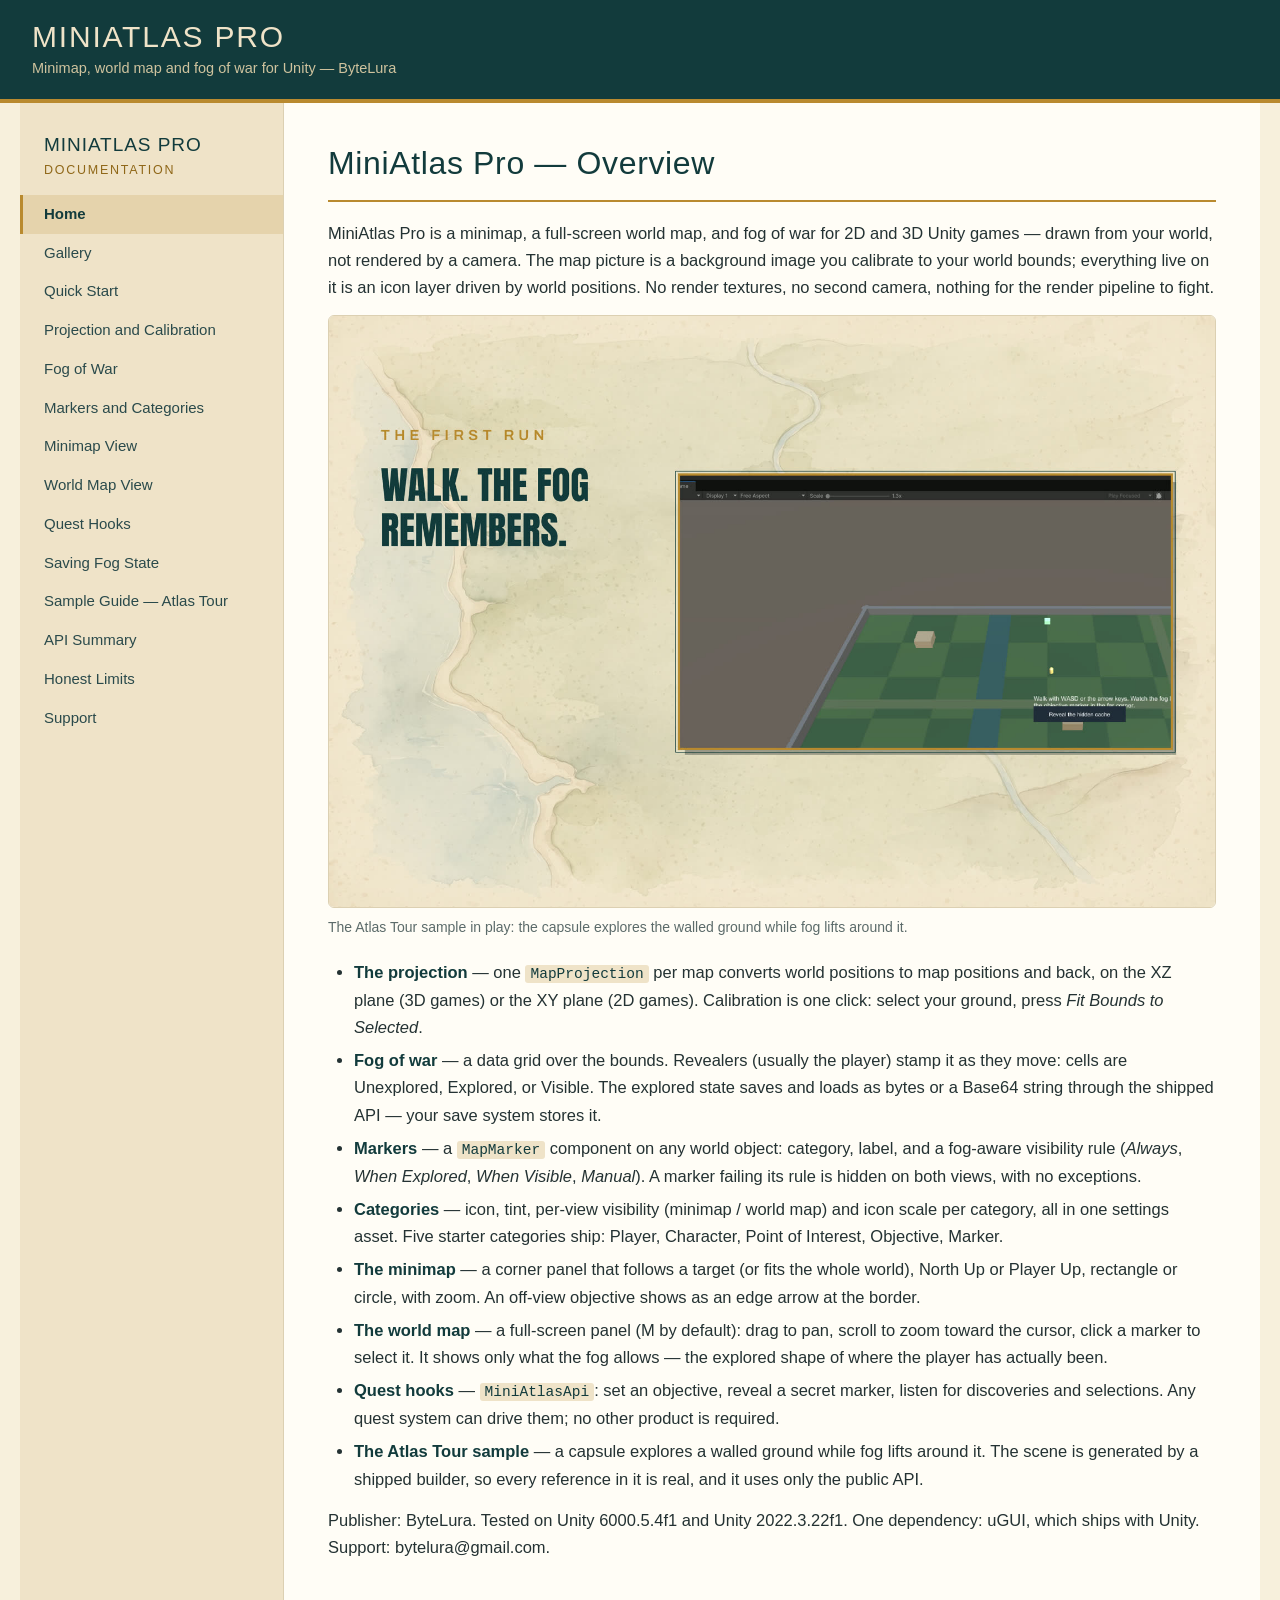
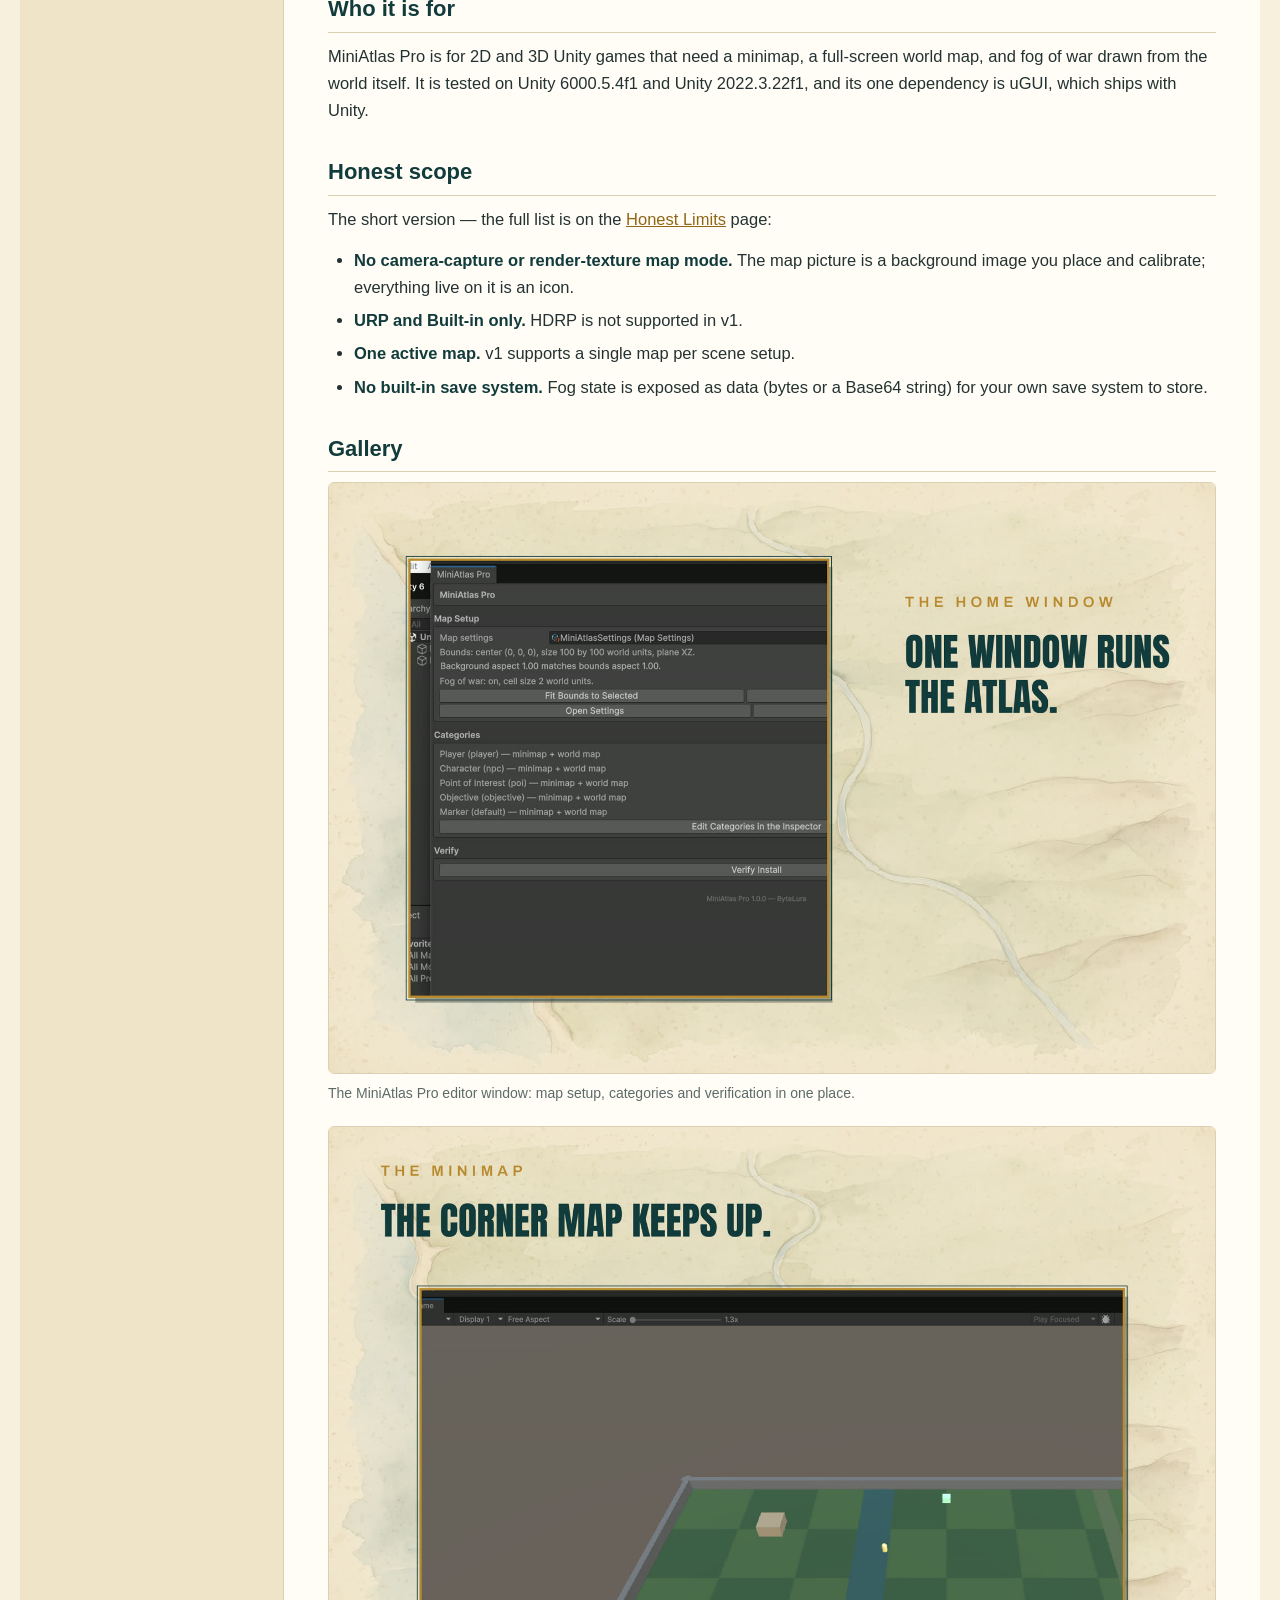
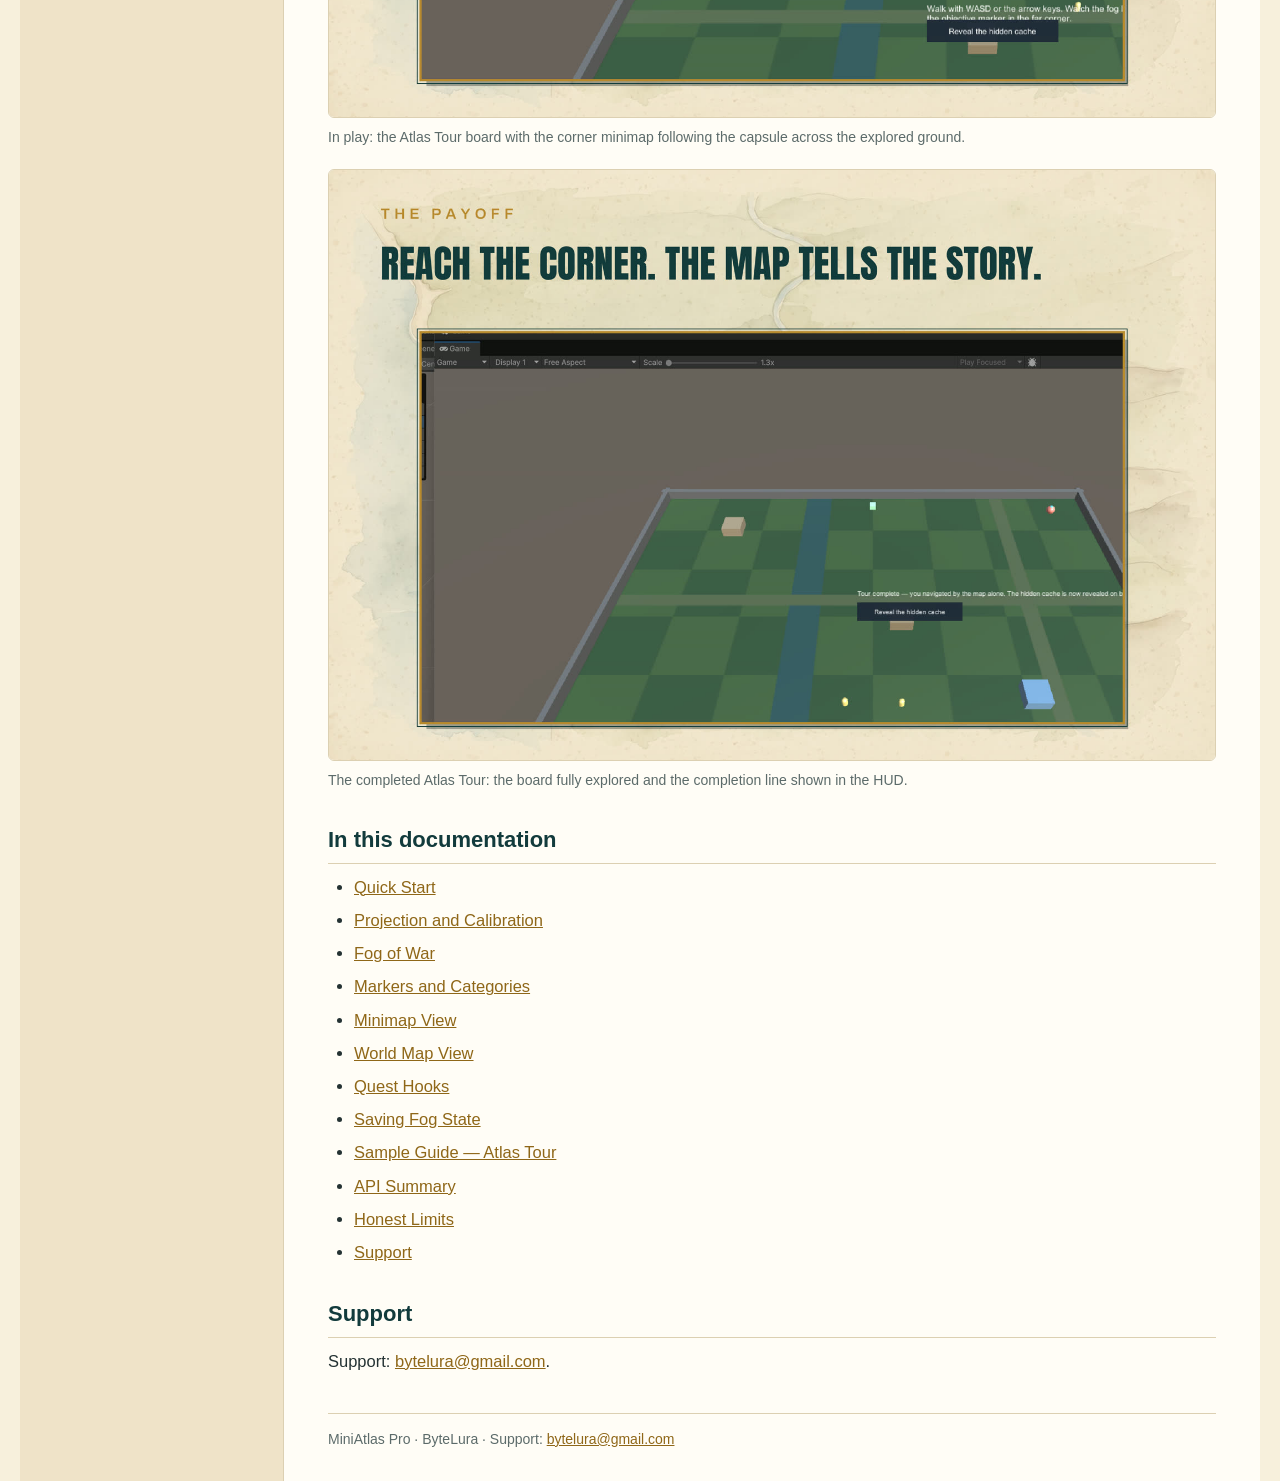
<file: index.html>
<!DOCTYPE html>
<html lang="en">
<head>
<meta charset="utf-8">
<meta name="viewport" content="width=device-width, initial-scale=1">
<title>MiniAtlas Pro — Overview — MiniAtlas Pro Documentation · ByteLura</title>
<link rel="stylesheet" href="style.css">
</head>
<body>
<header class="site-header">
  <div class="site-name">MiniAtlas Pro</div>
  <div class="site-tag">Minimap, world map and fog of war for Unity — ByteLura</div>
</header>
<div class="layout">
<aside class="sidebar"><div class="side-title">MiniAtlas Pro</div><div class="side-sub">Documentation</div><nav><ul><li><a href="index.html" class="active">Home</a></li><li><a href="gallery.html">Gallery</a></li><li><a href="quick-start.html">Quick Start</a></li><li><a href="projection-and-calibration.html">Projection and Calibration</a></li><li><a href="fog-of-war.html">Fog of War</a></li><li><a href="markers-and-categories.html">Markers and Categories</a></li><li><a href="minimap-view.html">Minimap View</a></li><li><a href="world-map-view.html">World Map View</a></li><li><a href="quest-hooks.html">Quest Hooks</a></li><li><a href="saving-fog-state.html">Saving Fog State</a></li><li><a href="sample-guide.html">Sample Guide — Atlas Tour</a></li><li><a href="api-summary.html">API Summary</a></li><li><a href="honest-limits.html">Honest Limits</a></li><li><a href="support.html">Support</a></li></ul></nav></aside>
<main class="content">
<h1>MiniAtlas Pro — Overview</h1>
<p>MiniAtlas Pro is a minimap, a full-screen world map, and fog of war for 2D and 3D Unity games — drawn from your world, not rendered by a camera. The map picture is a background image you calibrate to your world bounds; everything live on it is an icon layer driven by world positions. No render textures, no second camera, nothing for the render pipeline to fight.</p>
<figure class="doc-hero"><img src="images/hero.jpg" alt="Atlas Tour sample in play, with fog lifting around the exploring capsule"><figcaption>The Atlas Tour sample in play: the capsule explores the walled ground while fog lifts around it.</figcaption></figure>
<ul><li><strong>The projection</strong> — one <code>MapProjection</code> per map converts world positions to map positions and back, on the XZ plane (3D games) or the XY plane (2D games). Calibration is one click: select your ground, press <em>Fit Bounds to Selected</em>.</li><li><strong>Fog of war</strong> — a data grid over the bounds. Revealers (usually the player) stamp it as they move: cells are Unexplored, Explored, or Visible. The explored state saves and loads as bytes or a Base64 string through the shipped API — your save system stores it.</li><li><strong>Markers</strong> — a <code>MapMarker</code> component on any world object: category, label, and a fog-aware visibility rule (<em>Always</em>, <em>When Explored</em>, <em>When Visible</em>, <em>Manual</em>). A marker failing its rule is hidden on both views, with no exceptions.</li><li><strong>Categories</strong> — icon, tint, per-view visibility (minimap / world map) and icon scale per category, all in one settings asset. Five starter categories ship: Player, Character, Point of Interest, Objective, Marker.</li><li><strong>The minimap</strong> — a corner panel that follows a target (or fits the whole world), North Up or Player Up, rectangle or circle, with zoom. An off-view objective shows as an edge arrow at the border.</li><li><strong>The world map</strong> — a full-screen panel (M by default): drag to pan, scroll to zoom toward the cursor, click a marker to select it. It shows only what the fog allows — the explored shape of where the player has actually been.</li><li><strong>Quest hooks</strong> — <code>MiniAtlasApi</code>: set an objective, reveal a secret marker, listen for discoveries and selections. Any quest system can drive them; no other product is required.</li><li><strong>The Atlas Tour sample</strong> — a capsule explores a walled ground while fog lifts around it. The scene is generated by a shipped builder, so every reference in it is real, and it uses only the public API.</li></ul>
<p>Publisher: ByteLura. Tested on Unity 6000.5.4f1 and Unity 2022.3.22f1. One dependency: uGUI, which ships with Unity. Support: bytelura@gmail.com.</p>
<h2>Who it is for</h2>
<p>MiniAtlas Pro is for 2D and 3D Unity games that need a minimap, a
full-screen world map, and fog of war drawn from the world itself. It is
tested on Unity 6000.5.4f1 and Unity 2022.3.22f1, and its one dependency
is uGUI, which ships with Unity.</p>
<h2>Honest scope</h2>
<p>The short version — the full list is on the
<a href="honest-limits.html">Honest Limits</a> page:</p>
<ul>
<li><strong>No camera-capture or render-texture map mode.</strong> The map
picture is a background image you place and calibrate; everything live on
it is an icon.</li>
<li><strong>URP and Built-in only.</strong> HDRP is not supported in v1.</li>
<li><strong>One active map.</strong> v1 supports a single map per scene
setup.</li>
<li><strong>No built-in save system.</strong> Fog state is exposed as data
(bytes or a Base64 string) for your own save system to store.</li>
</ul>
<h2>Gallery</h2>
<figure class="doc-shot"><img src="images/editor-welcome.jpg" alt="MiniAtlas Pro editor window showing map setup and categories"><figcaption>The MiniAtlas Pro editor window: map setup, categories and verification in one place.</figcaption></figure>
<figure class="doc-shot"><img src="images/game-minimap.jpg" alt="Atlas Tour in play with the corner minimap following the capsule"><figcaption>In play: the Atlas Tour board with the corner minimap following the capsule across the explored ground.</figcaption></figure>
<figure class="doc-shot"><img src="images/game-complete.jpg" alt="Completed Atlas Tour with the full board explored"><figcaption>The completed Atlas Tour: the board fully explored and the completion line shown in the HUD.</figcaption></figure>
<h2>In this documentation</h2>
<ul><li><a href="quick-start.html">Quick Start</a></li><li><a href="projection-and-calibration.html">Projection and Calibration</a></li><li><a href="fog-of-war.html">Fog of War</a></li><li><a href="markers-and-categories.html">Markers and Categories</a></li><li><a href="minimap-view.html">Minimap View</a></li><li><a href="world-map-view.html">World Map View</a></li><li><a href="quest-hooks.html">Quest Hooks</a></li><li><a href="saving-fog-state.html">Saving Fog State</a></li><li><a href="sample-guide.html">Sample Guide — Atlas Tour</a></li><li><a href="api-summary.html">API Summary</a></li><li><a href="honest-limits.html">Honest Limits</a></li><li><a href="support.html">Support</a></li></ul>
<h2>Support</h2>
<p>Support: <a href="mailto:bytelura@gmail.com">bytelura@gmail.com</a>.</p>

<footer class="site-footer">MiniAtlas Pro · ByteLura · Support: <a href="mailto:bytelura@gmail.com">bytelura@gmail.com</a></footer>
</main>
</div>
</body>
</html>
</file>
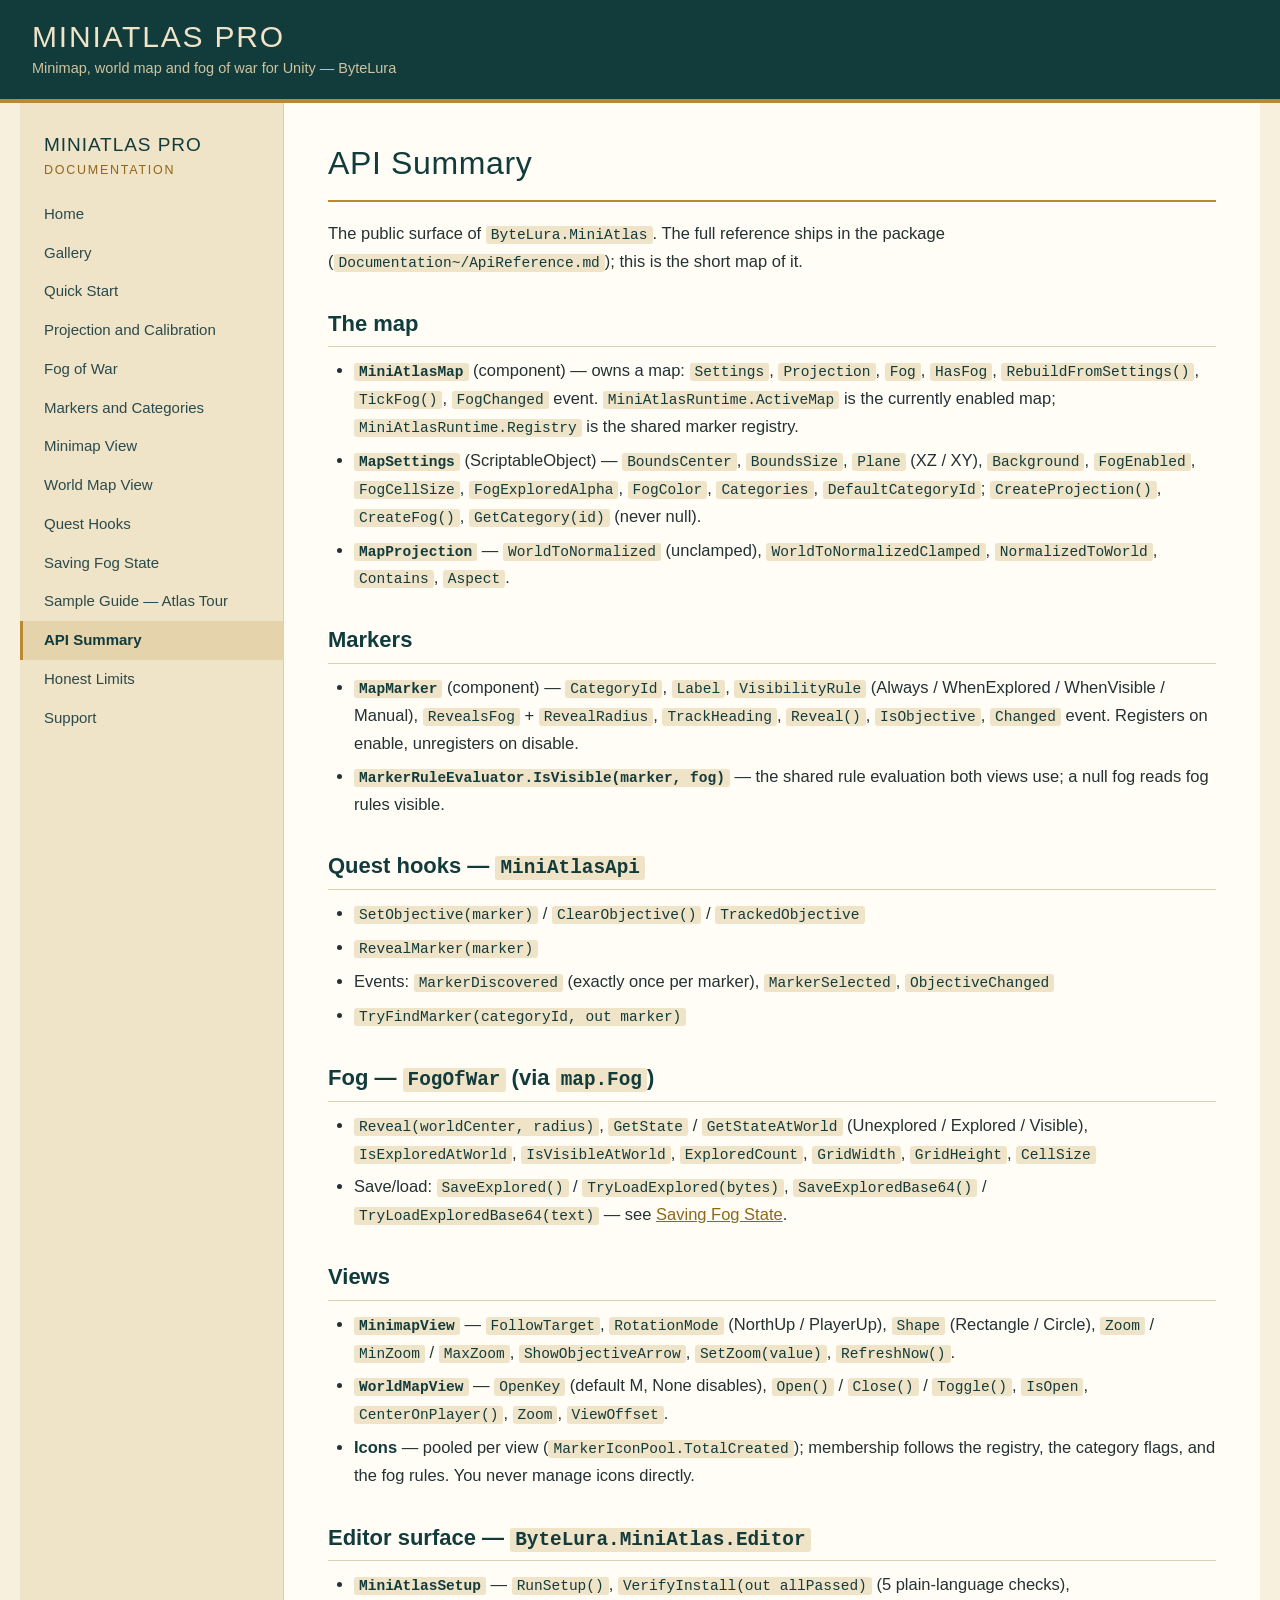
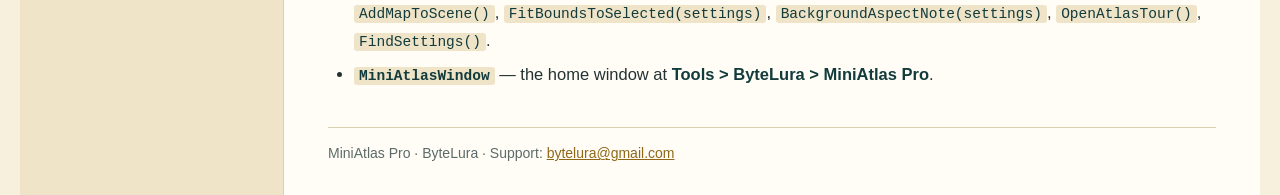
<file: api-summary.html>
<!DOCTYPE html>
<html lang="en">
<head>
<meta charset="utf-8">
<meta name="viewport" content="width=device-width, initial-scale=1">
<title>API Summary — MiniAtlas Pro Documentation · ByteLura</title>
<link rel="stylesheet" href="style.css">
</head>
<body>
<header class="site-header">
  <div class="site-name">MiniAtlas Pro</div>
  <div class="site-tag">Minimap, world map and fog of war for Unity — ByteLura</div>
</header>
<div class="layout">
<aside class="sidebar"><div class="side-title">MiniAtlas Pro</div><div class="side-sub">Documentation</div><nav><ul><li><a href="index.html">Home</a></li><li><a href="gallery.html">Gallery</a></li><li><a href="quick-start.html">Quick Start</a></li><li><a href="projection-and-calibration.html">Projection and Calibration</a></li><li><a href="fog-of-war.html">Fog of War</a></li><li><a href="markers-and-categories.html">Markers and Categories</a></li><li><a href="minimap-view.html">Minimap View</a></li><li><a href="world-map-view.html">World Map View</a></li><li><a href="quest-hooks.html">Quest Hooks</a></li><li><a href="saving-fog-state.html">Saving Fog State</a></li><li><a href="sample-guide.html">Sample Guide — Atlas Tour</a></li><li><a href="api-summary.html" class="active">API Summary</a></li><li><a href="honest-limits.html">Honest Limits</a></li><li><a href="support.html">Support</a></li></ul></nav></aside>
<main class="content">
<h1>API Summary</h1>
<p>The public surface of <code>ByteLura.MiniAtlas</code>. The full reference ships in the package (<code>Documentation~/ApiReference.md</code>); this is the short map of it.</p>
<h2>The map</h2>
<ul><li><strong><code>MiniAtlasMap</code></strong> (component) — owns a map: <code>Settings</code>, <code>Projection</code>, <code>Fog</code>, <code>HasFog</code>, <code>RebuildFromSettings()</code>, <code>TickFog()</code>, <code>FogChanged</code> event. <code>MiniAtlasRuntime.ActiveMap</code> is the currently enabled map; <code>MiniAtlasRuntime.Registry</code> is the shared marker registry.</li><li><strong><code>MapSettings</code></strong> (ScriptableObject) — <code>BoundsCenter</code>, <code>BoundsSize</code>, <code>Plane</code> (XZ / XY), <code>Background</code>, <code>FogEnabled</code>, <code>FogCellSize</code>, <code>FogExploredAlpha</code>, <code>FogColor</code>, <code>Categories</code>, <code>DefaultCategoryId</code>; <code>CreateProjection()</code>, <code>CreateFog()</code>, <code>GetCategory(id)</code> (never null).</li><li><strong><code>MapProjection</code></strong> — <code>WorldToNormalized</code> (unclamped), <code>WorldToNormalizedClamped</code>, <code>NormalizedToWorld</code>, <code>Contains</code>, <code>Aspect</code>.</li></ul>
<h2>Markers</h2>
<ul><li><strong><code>MapMarker</code></strong> (component) — <code>CategoryId</code>, <code>Label</code>, <code>VisibilityRule</code> (Always / WhenExplored / WhenVisible / Manual), <code>RevealsFog</code> + <code>RevealRadius</code>, <code>TrackHeading</code>, <code>Reveal()</code>, <code>IsObjective</code>, <code>Changed</code> event. Registers on enable, unregisters on disable.</li><li><strong><code>MarkerRuleEvaluator.IsVisible(marker, fog)</code></strong> — the shared rule evaluation both views use; a null fog reads fog rules visible.</li></ul>
<h2>Quest hooks — <code>MiniAtlasApi</code></h2>
<ul><li><code>SetObjective(marker)</code> / <code>ClearObjective()</code> / <code>TrackedObjective</code></li><li><code>RevealMarker(marker)</code></li><li>Events: <code>MarkerDiscovered</code> (exactly once per marker), <code>MarkerSelected</code>, <code>ObjectiveChanged</code></li><li><code>TryFindMarker(categoryId, out marker)</code></li></ul>
<h2>Fog — <code>FogOfWar</code> (via <code>map.Fog</code>)</h2>
<ul><li><code>Reveal(worldCenter, radius)</code>, <code>GetState</code> / <code>GetStateAtWorld</code> (Unexplored / Explored / Visible), <code>IsExploredAtWorld</code>, <code>IsVisibleAtWorld</code>, <code>ExploredCount</code>, <code>GridWidth</code>, <code>GridHeight</code>, <code>CellSize</code></li><li>Save/load: <code>SaveExplored()</code> / <code>TryLoadExplored(bytes)</code>, <code>SaveExploredBase64()</code> / <code>TryLoadExploredBase64(text)</code> — see <a href="saving-fog-state.html">Saving Fog State</a>.</li></ul>
<h2>Views</h2>
<ul><li><strong><code>MinimapView</code></strong> — <code>FollowTarget</code>, <code>RotationMode</code> (NorthUp / PlayerUp), <code>Shape</code> (Rectangle / Circle), <code>Zoom</code> / <code>MinZoom</code> / <code>MaxZoom</code>, <code>ShowObjectiveArrow</code>, <code>SetZoom(value)</code>, <code>RefreshNow()</code>.</li><li><strong><code>WorldMapView</code></strong> — <code>OpenKey</code> (default M, None disables), <code>Open()</code> / <code>Close()</code> / <code>Toggle()</code>, <code>IsOpen</code>, <code>CenterOnPlayer()</code>, <code>Zoom</code>, <code>ViewOffset</code>.</li><li><strong>Icons</strong> — pooled per view (<code>MarkerIconPool.TotalCreated</code>); membership follows the registry, the category flags, and the fog rules. You never manage icons directly.</li></ul>
<h2>Editor surface — <code>ByteLura.MiniAtlas.Editor</code></h2>
<ul><li><strong><code>MiniAtlasSetup</code></strong> — <code>RunSetup()</code>, <code>VerifyInstall(out allPassed)</code> (5 plain-language checks), <code>AddMapToScene()</code>, <code>FitBoundsToSelected(settings)</code>, <code>BackgroundAspectNote(settings)</code>, <code>OpenAtlasTour()</code>, <code>FindSettings()</code>.</li><li><strong><code>MiniAtlasWindow</code></strong> — the home window at <strong>Tools &gt; ByteLura &gt; MiniAtlas Pro</strong>.</li></ul>
<footer class="site-footer">MiniAtlas Pro · ByteLura · Support: <a href="mailto:bytelura@gmail.com">bytelura@gmail.com</a></footer>
</main>
</div>
</body>
</html>
</file>
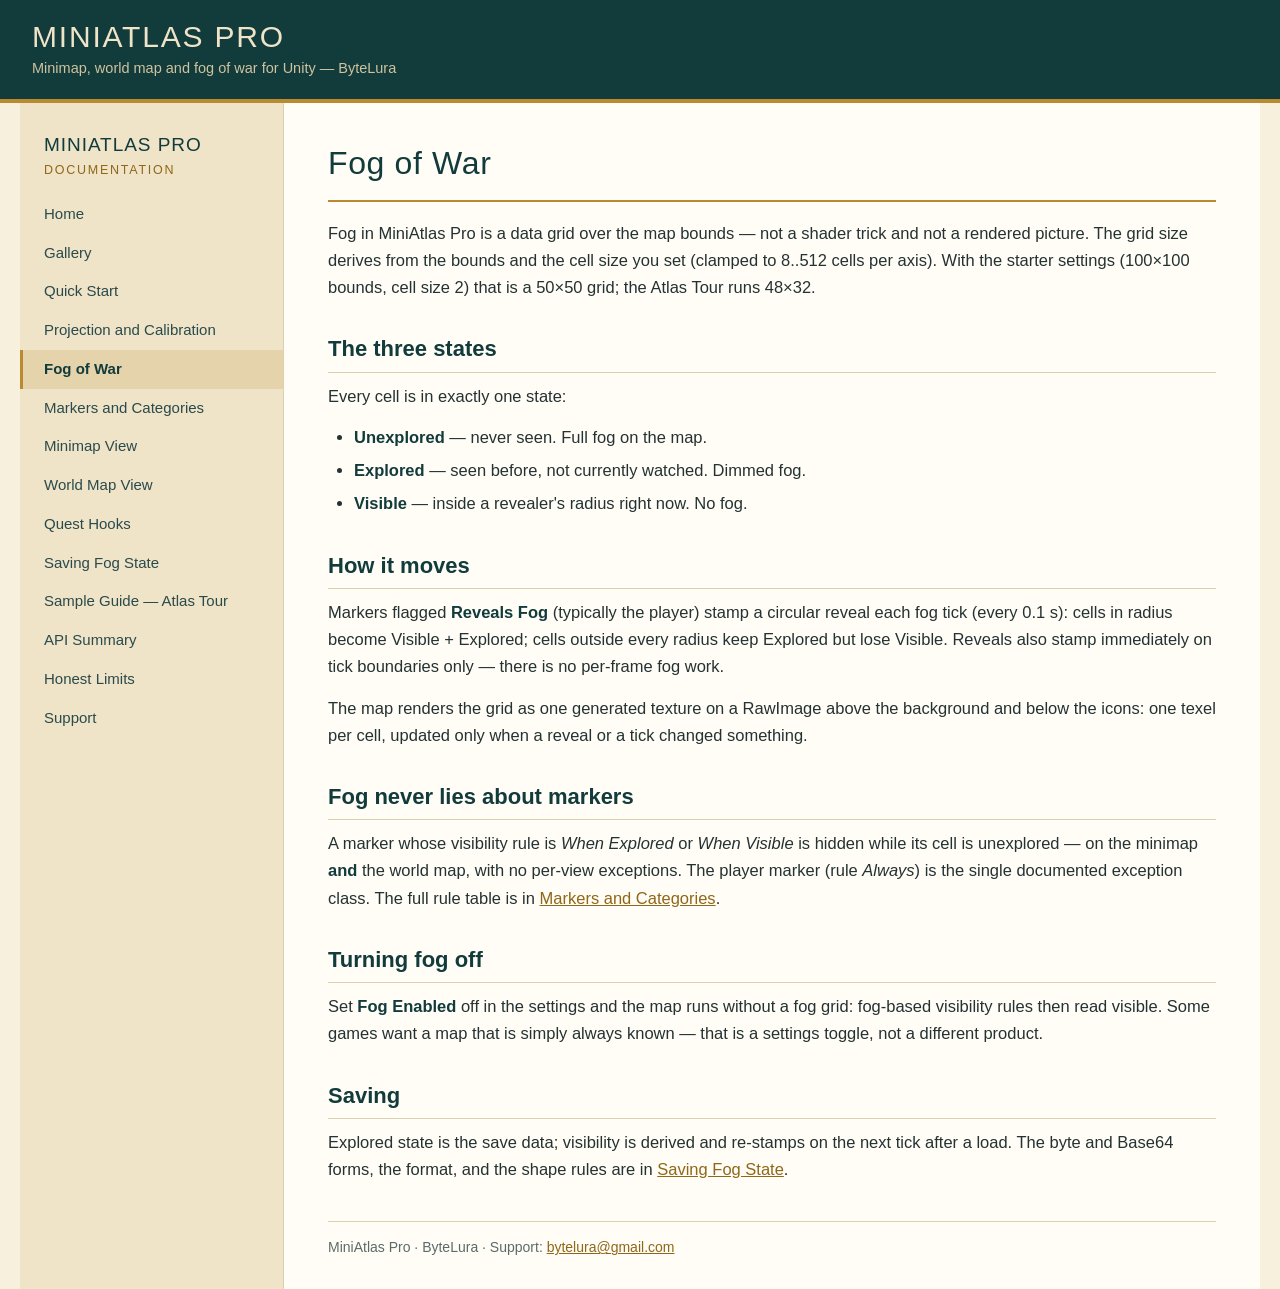
<file: fog-of-war.html>
<!DOCTYPE html>
<html lang="en">
<head>
<meta charset="utf-8">
<meta name="viewport" content="width=device-width, initial-scale=1">
<title>Fog of War — MiniAtlas Pro Documentation · ByteLura</title>
<link rel="stylesheet" href="style.css">
</head>
<body>
<header class="site-header">
  <div class="site-name">MiniAtlas Pro</div>
  <div class="site-tag">Minimap, world map and fog of war for Unity — ByteLura</div>
</header>
<div class="layout">
<aside class="sidebar"><div class="side-title">MiniAtlas Pro</div><div class="side-sub">Documentation</div><nav><ul><li><a href="index.html">Home</a></li><li><a href="gallery.html">Gallery</a></li><li><a href="quick-start.html">Quick Start</a></li><li><a href="projection-and-calibration.html">Projection and Calibration</a></li><li><a href="fog-of-war.html" class="active">Fog of War</a></li><li><a href="markers-and-categories.html">Markers and Categories</a></li><li><a href="minimap-view.html">Minimap View</a></li><li><a href="world-map-view.html">World Map View</a></li><li><a href="quest-hooks.html">Quest Hooks</a></li><li><a href="saving-fog-state.html">Saving Fog State</a></li><li><a href="sample-guide.html">Sample Guide — Atlas Tour</a></li><li><a href="api-summary.html">API Summary</a></li><li><a href="honest-limits.html">Honest Limits</a></li><li><a href="support.html">Support</a></li></ul></nav></aside>
<main class="content">
<h1>Fog of War</h1>
<p>Fog in MiniAtlas Pro is a data grid over the map bounds — not a shader trick and not a rendered picture. The grid size derives from the bounds and the cell size you set (clamped to 8..512 cells per axis). With the starter settings (100×100 bounds, cell size 2) that is a 50×50 grid; the Atlas Tour runs 48×32.</p>
<h2>The three states</h2>
<p>Every cell is in exactly one state:</p>
<ul><li><strong>Unexplored</strong> — never seen. Full fog on the map.</li><li><strong>Explored</strong> — seen before, not currently watched. Dimmed fog.</li><li><strong>Visible</strong> — inside a revealer&#x27;s radius right now. No fog.</li></ul>
<h2>How it moves</h2>
<p>Markers flagged <strong>Reveals Fog</strong> (typically the player) stamp a circular reveal each fog tick (every 0.1 s): cells in radius become Visible + Explored; cells outside every radius keep Explored but lose Visible. Reveals also stamp immediately on tick boundaries only — there is no per-frame fog work.</p>
<p>The map renders the grid as one generated texture on a RawImage above the background and below the icons: one texel per cell, updated only when a reveal or a tick changed something.</p>
<h2>Fog never lies about markers</h2>
<p>A marker whose visibility rule is <em>When Explored</em> or <em>When Visible</em> is hidden while its cell is unexplored — on the minimap <strong>and</strong> the world map, with no per-view exceptions. The player marker (rule <em>Always</em>) is the single documented exception class. The full rule table is in <a href="markers-and-categories.html">Markers and Categories</a>.</p>
<h2>Turning fog off</h2>
<p>Set <strong>Fog Enabled</strong> off in the settings and the map runs without a fog grid: fog-based visibility rules then read visible. Some games want a map that is simply always known — that is a settings toggle, not a different product.</p>
<h2>Saving</h2>
<p>Explored state is the save data; visibility is derived and re-stamps on the next tick after a load. The byte and Base64 forms, the format, and the shape rules are in <a href="saving-fog-state.html">Saving Fog State</a>.</p>
<footer class="site-footer">MiniAtlas Pro · ByteLura · Support: <a href="mailto:bytelura@gmail.com">bytelura@gmail.com</a></footer>
</main>
</div>
</body>
</html>
</file>
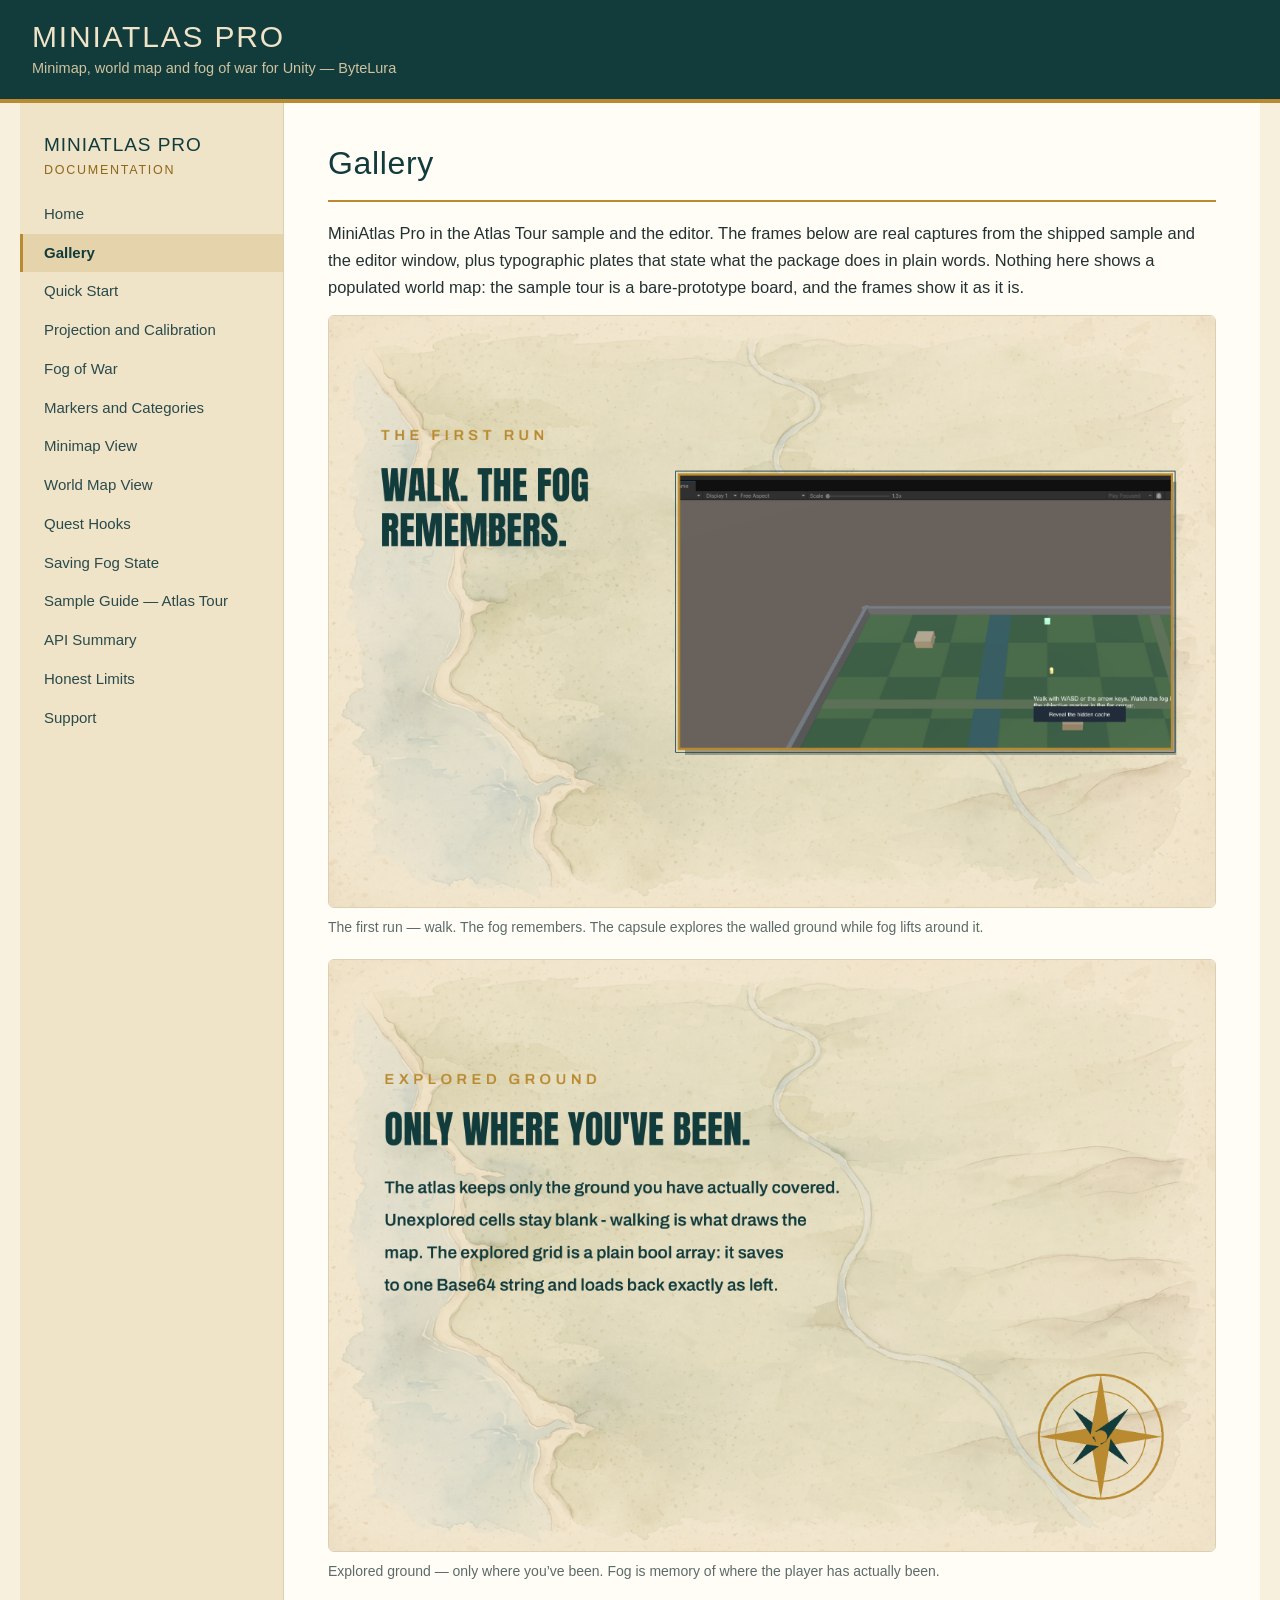
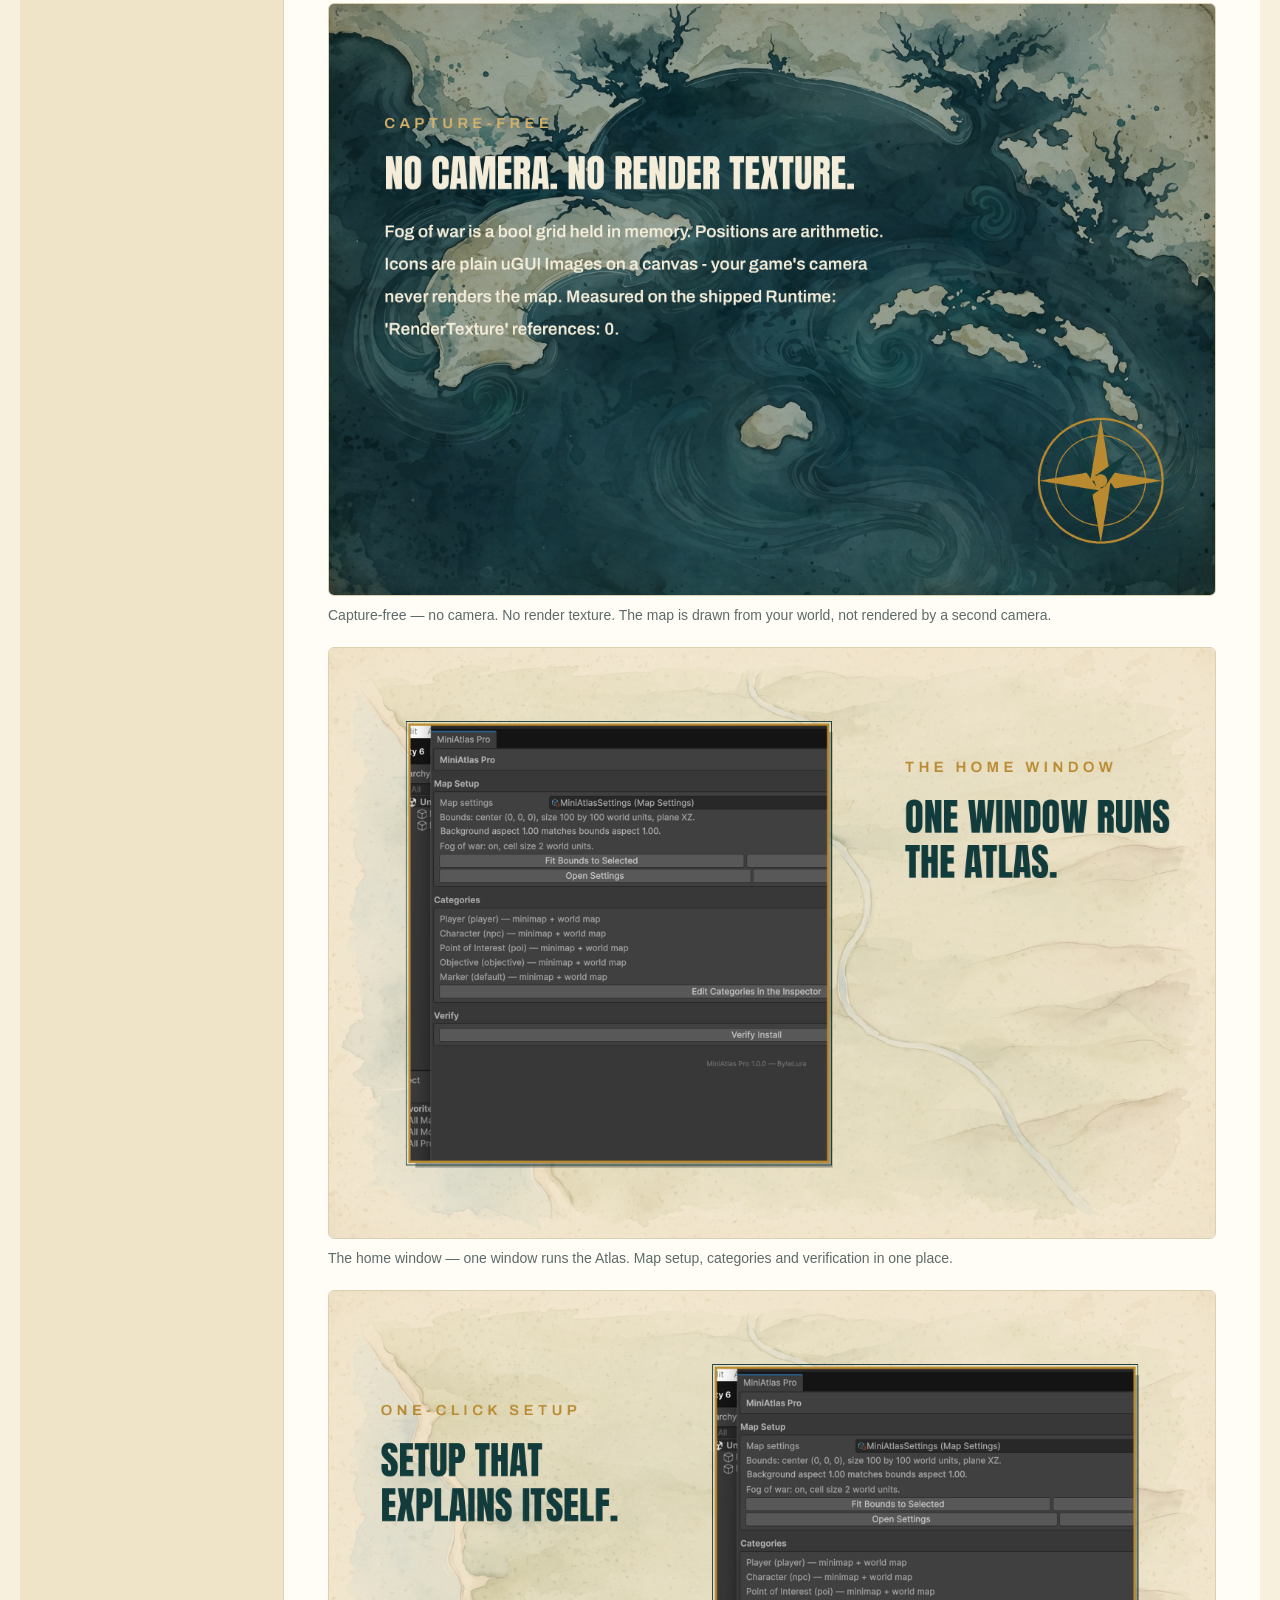
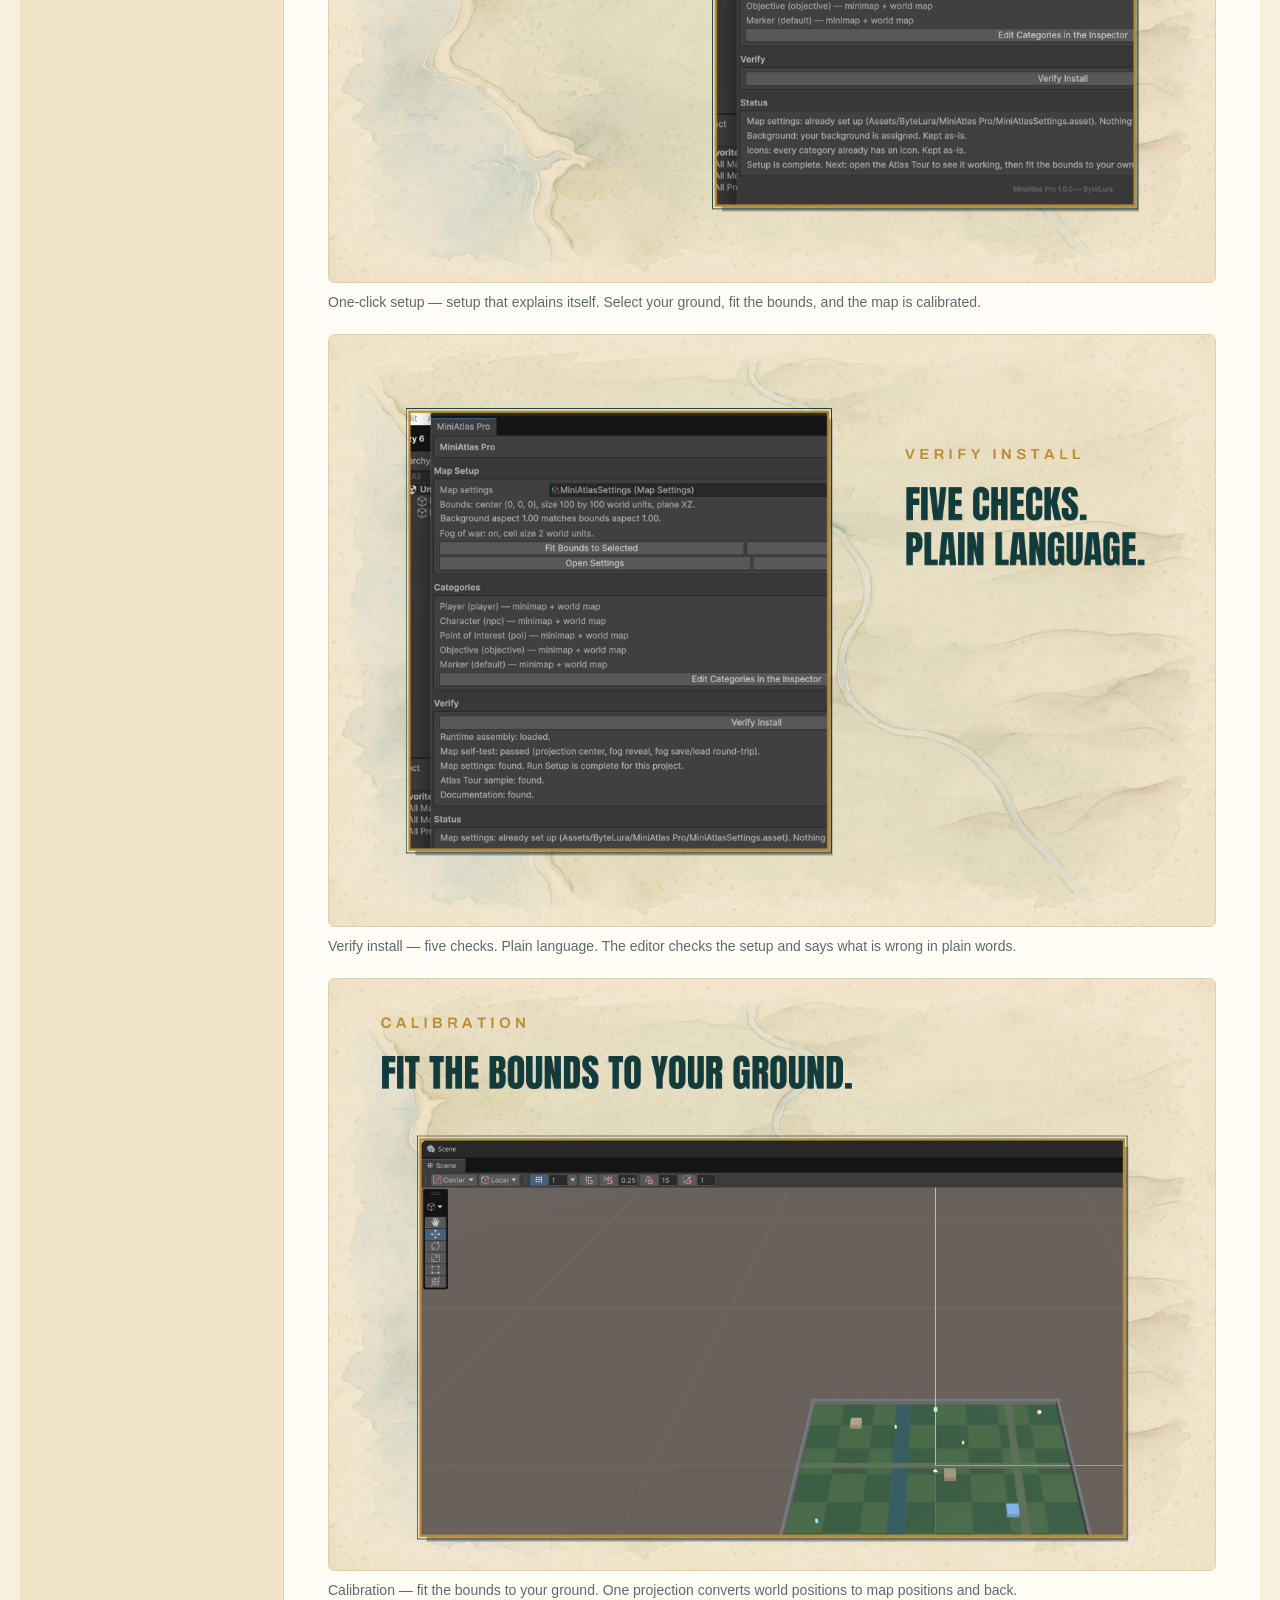
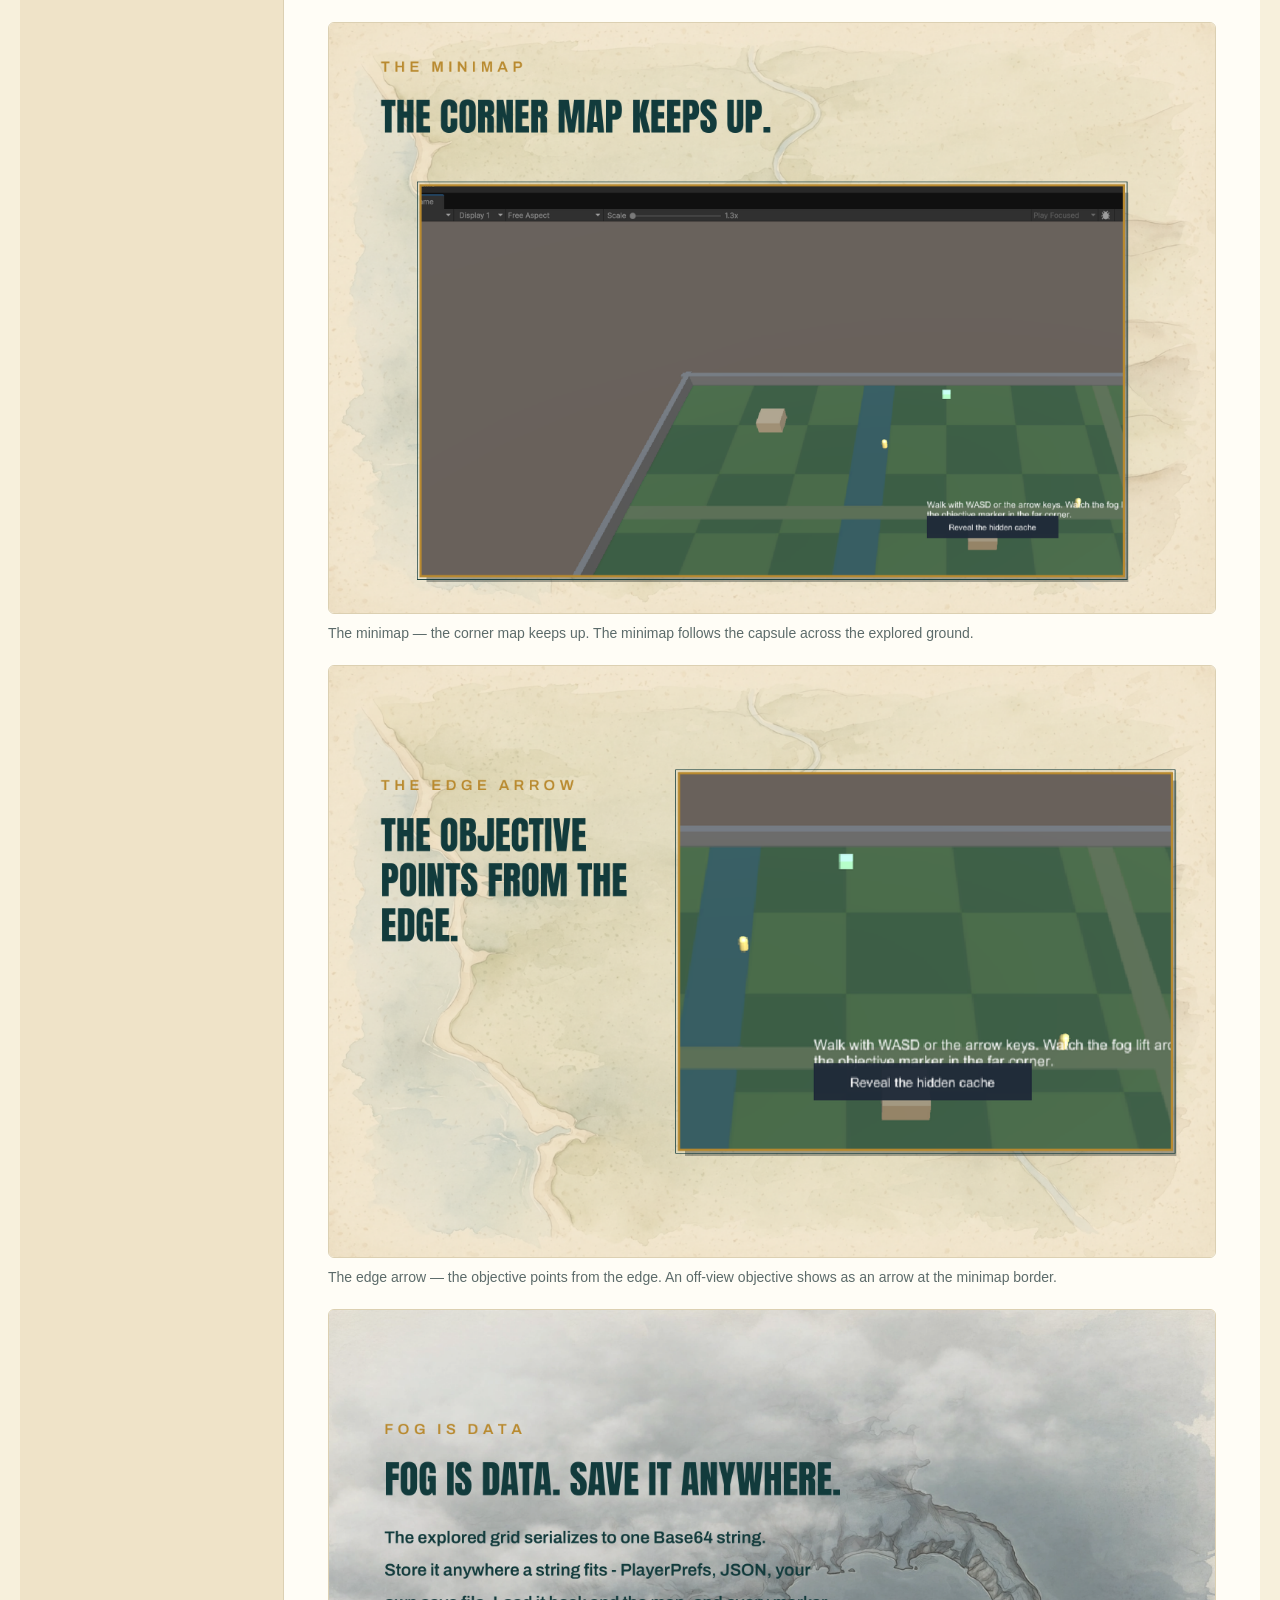
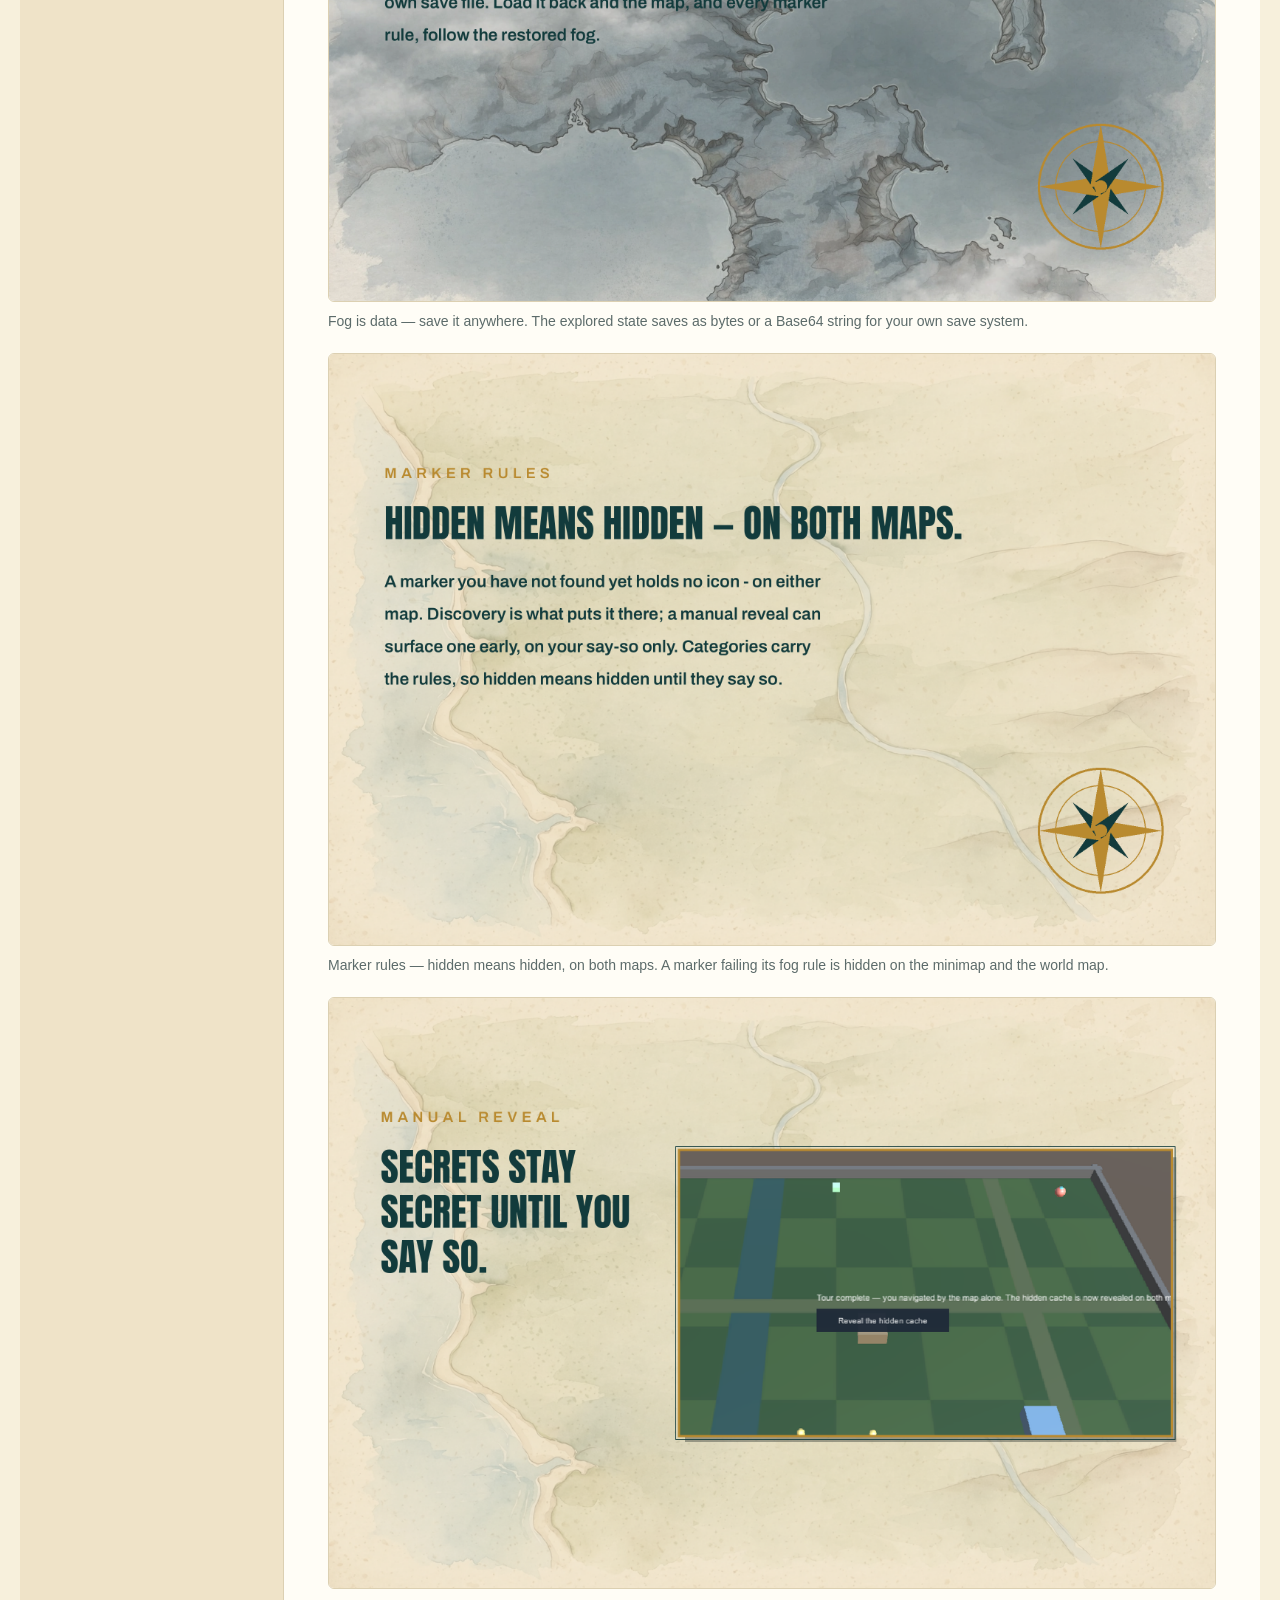
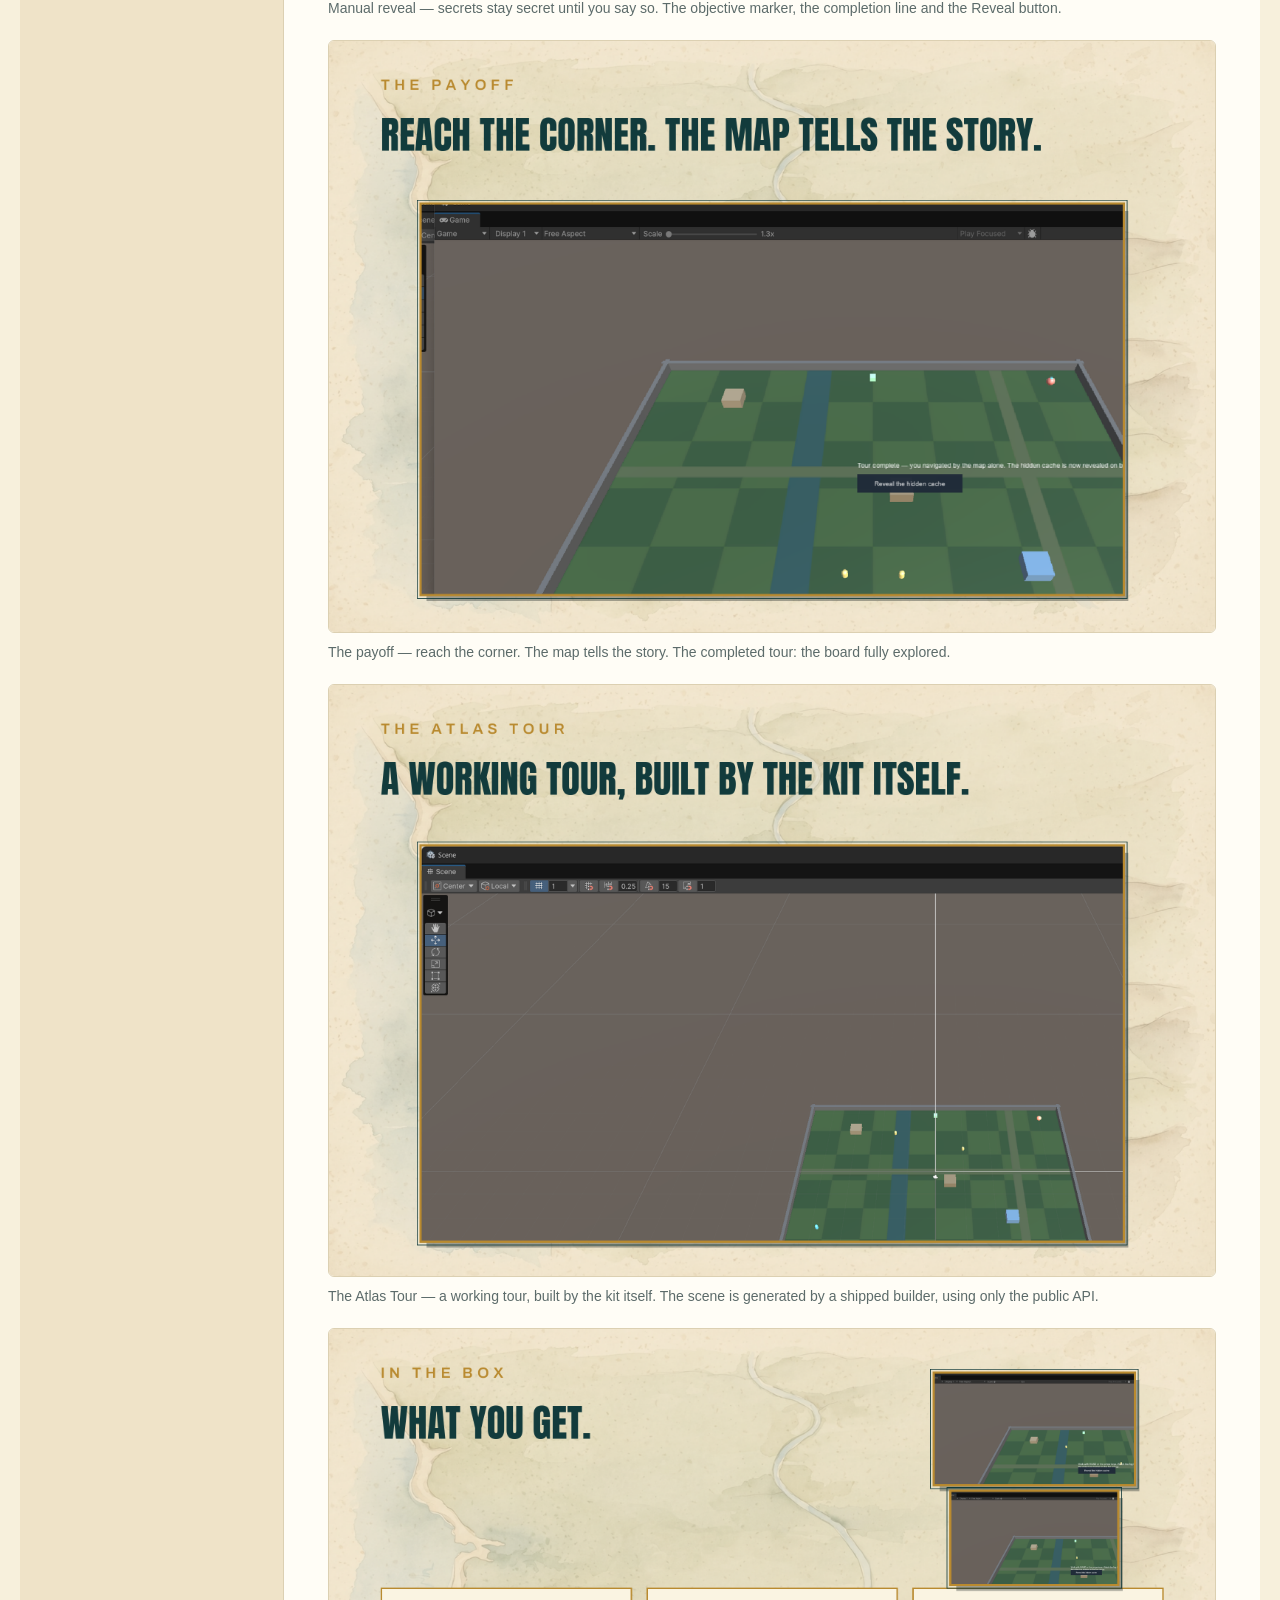
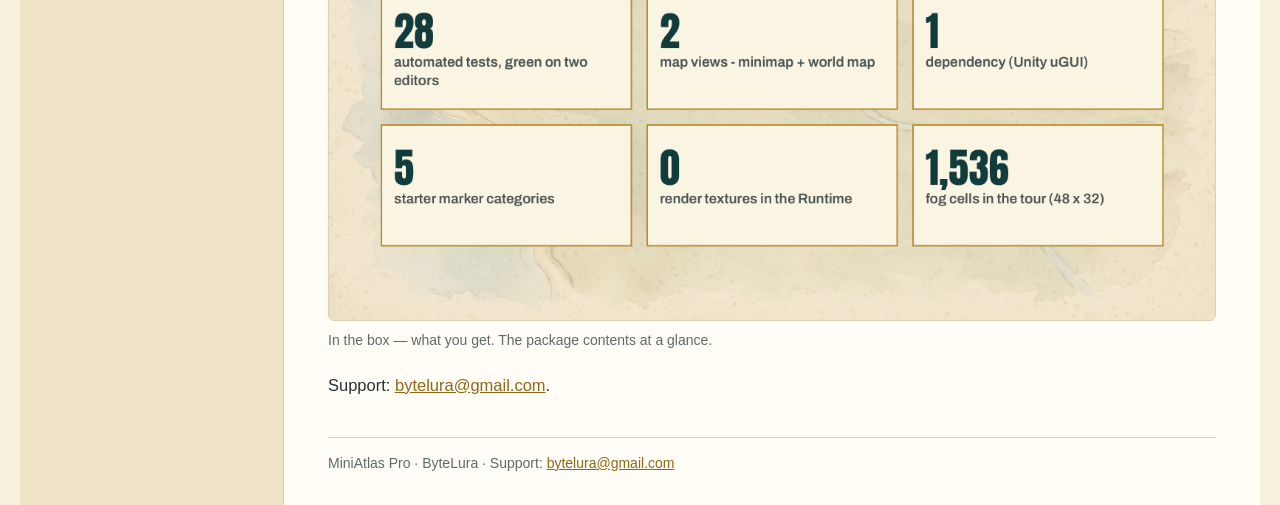
<file: gallery.html>
<!DOCTYPE html>
<html lang="en">
<head>
<meta charset="utf-8">
<meta name="viewport" content="width=device-width, initial-scale=1">
<title>Gallery — MiniAtlas Pro Documentation · ByteLura</title>
<link rel="stylesheet" href="style.css">
</head>
<body>
<header class="site-header">
  <div class="site-name">MiniAtlas Pro</div>
  <div class="site-tag">Minimap, world map and fog of war for Unity — ByteLura</div>
</header>
<div class="layout">
<aside class="sidebar"><div class="side-title">MiniAtlas Pro</div><div class="side-sub">Documentation</div><nav><ul><li><a href="index.html">Home</a></li><li><a href="gallery.html" class="active">Gallery</a></li><li><a href="quick-start.html">Quick Start</a></li><li><a href="projection-and-calibration.html">Projection and Calibration</a></li><li><a href="fog-of-war.html">Fog of War</a></li><li><a href="markers-and-categories.html">Markers and Categories</a></li><li><a href="minimap-view.html">Minimap View</a></li><li><a href="world-map-view.html">World Map View</a></li><li><a href="quest-hooks.html">Quest Hooks</a></li><li><a href="saving-fog-state.html">Saving Fog State</a></li><li><a href="sample-guide.html">Sample Guide — Atlas Tour</a></li><li><a href="api-summary.html">API Summary</a></li><li><a href="honest-limits.html">Honest Limits</a></li><li><a href="support.html">Support</a></li></ul></nav></aside>
<main class="content">
<h1>Gallery</h1>
<p>MiniAtlas Pro in the Atlas Tour sample and the editor. The frames below are real captures from the shipped sample and the editor window, plus typographic plates that state what the package does in plain words. Nothing here shows a populated world map: the sample tour is a bare-prototype board, and the frames show it as it is.</p>
<figure class="doc-shot"><img src="images/showcase-01-2400x1600.png" alt="The Atlas Tour in play: the capsule explores the walled ground while fog lifts around it"><figcaption>The first run — walk. The fog remembers. The capsule explores the walled ground while fog lifts around it.</figcaption></figure>
<figure class="doc-shot"><img src="images/showcase-02-2400x1600.png" alt="Typographic plate: only where you've been — fog remembers explored ground"><figcaption>Explored ground — only where you&rsquo;ve been. Fog is memory of where the player has actually been.</figcaption></figure>
<figure class="doc-shot"><img src="images/showcase-03-2400x1600.png" alt="Typographic plate: no camera, no render texture — the map is drawn from the world, not rendered"><figcaption>Capture-free — no camera. No render texture. The map is drawn from your world, not rendered by a second camera.</figcaption></figure>
<figure class="doc-shot"><img src="images/showcase-04-2400x1600.png" alt="The MiniAtlas Pro editor window: map setup, categories and verification in one place"><figcaption>The home window — one window runs the Atlas. Map setup, categories and verification in one place.</figcaption></figure>
<figure class="doc-shot"><img src="images/showcase-05-2400x1600.png" alt="One-click setup in the editor: select the ground and fit bounds to it"><figcaption>One-click setup — setup that explains itself. Select your ground, fit the bounds, and the map is calibrated.</figcaption></figure>
<figure class="doc-shot"><img src="images/showcase-06-2400x1600.png" alt="Verify Install in the editor: five checks in plain language"><figcaption>Verify install — five checks. Plain language. The editor checks the setup and says what is wrong in plain words.</figcaption></figure>
<figure class="doc-shot"><img src="images/showcase-07-2400x1600.png" alt="Calibration in the editor: the map bounds fitted to the ground"><figcaption>Calibration — fit the bounds to your ground. One projection converts world positions to map positions and back.</figcaption></figure>
<figure class="doc-shot"><img src="images/showcase-08-2400x1600.png" alt="The Atlas Tour in play with the corner minimap following the capsule"><figcaption>The minimap — the corner map keeps up. The minimap follows the capsule across the explored ground.</figcaption></figure>
<figure class="doc-shot"><img src="images/showcase-09-2400x1600.png" alt="Detail of the corner minimap: the objective shows as an edge arrow with the HUD instruction text and the Reveal button"><figcaption>The edge arrow — the objective points from the edge. An off-view objective shows as an arrow at the minimap border.</figcaption></figure>
<figure class="doc-shot"><img src="images/showcase-10-2400x1600.png" alt="Typographic plate: fog is data — save it anywhere"><figcaption>Fog is data — save it anywhere. The explored state saves as bytes or a Base64 string for your own save system.</figcaption></figure>
<figure class="doc-shot"><img src="images/showcase-11-2400x1600.png" alt="Typographic plate: hidden means hidden — on both maps"><figcaption>Marker rules — hidden means hidden, on both maps. A marker failing its fog rule is hidden on the minimap and the world map.</figcaption></figure>
<figure class="doc-shot"><img src="images/showcase-12-2400x1600.png" alt="Detail of the completed tour: the objective marker, the completion line and the Reveal button"><figcaption>Manual reveal — secrets stay secret until you say so. The objective marker, the completion line and the Reveal button.</figcaption></figure>
<figure class="doc-shot"><img src="images/showcase-13-2400x1600.png" alt="The completed Atlas Tour: the board fully explored with the Tour complete line in the HUD"><figcaption>The payoff — reach the corner. The map tells the story. The completed tour: the board fully explored.</figcaption></figure>
<figure class="doc-shot"><img src="images/showcase-14-2400x1600.png" alt="The Atlas Tour sample scene: a working tour built by the kit itself"><figcaption>The Atlas Tour — a working tour, built by the kit itself. The scene is generated by a shipped builder, using only the public API.</figcaption></figure>
<figure class="doc-shot"><img src="images/showcase-15-2400x1600.png" alt="What you get: the package contents at a glance"><figcaption>In the box — what you get. The package contents at a glance.</figcaption></figure>
<p>Support: <a href="mailto:bytelura@gmail.com">bytelura@gmail.com</a>.</p>

<footer class="site-footer">MiniAtlas Pro · ByteLura · Support: <a href="mailto:bytelura@gmail.com">bytelura@gmail.com</a></footer>
</main>
</div>
</body>
</html>
</file>
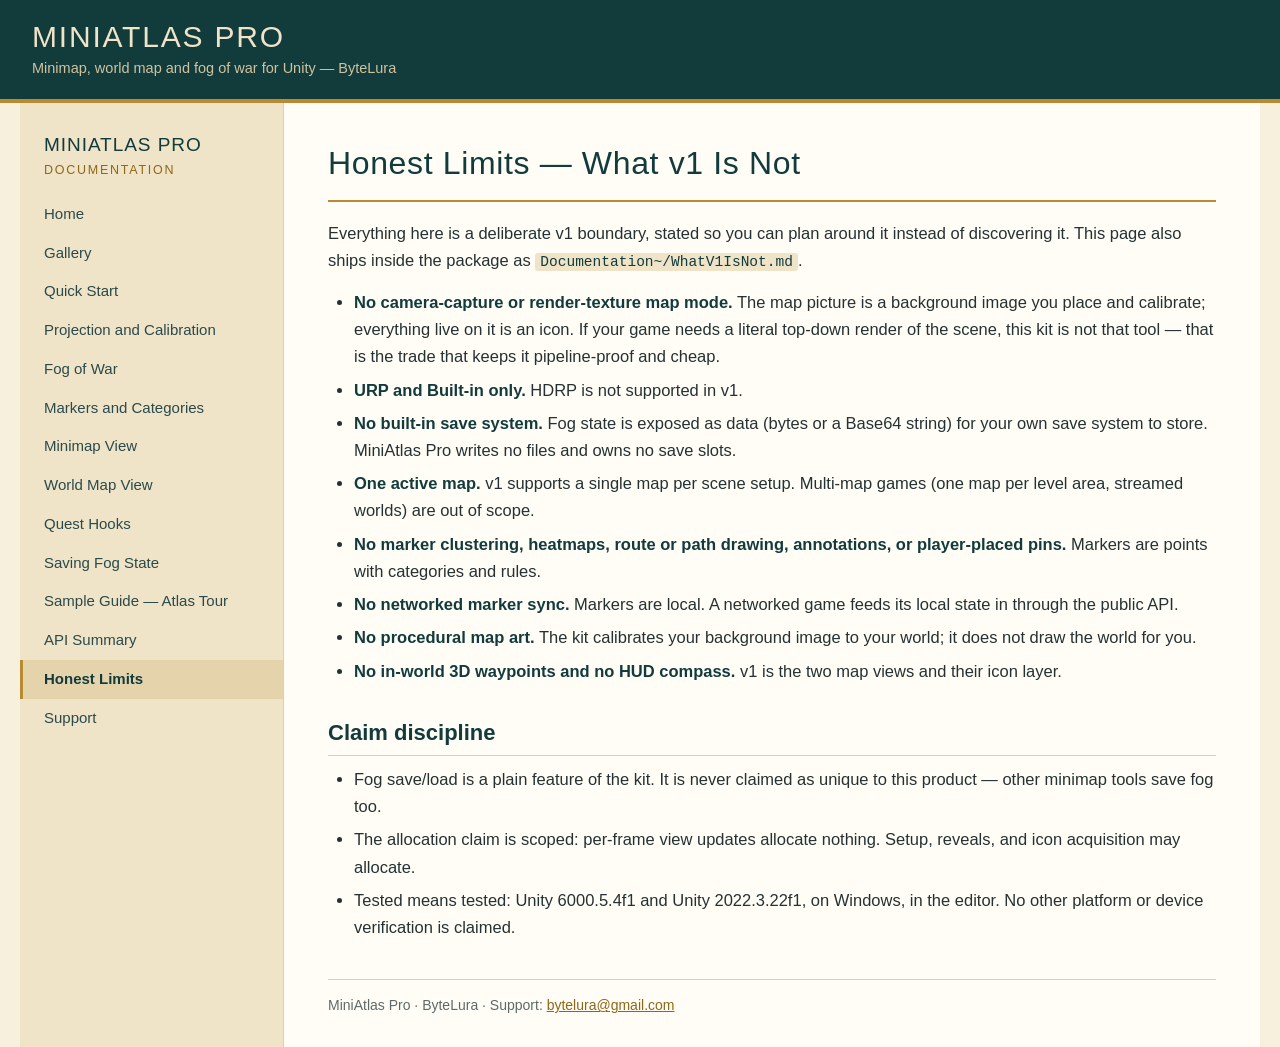
<file: honest-limits.html>
<!DOCTYPE html>
<html lang="en">
<head>
<meta charset="utf-8">
<meta name="viewport" content="width=device-width, initial-scale=1">
<title>Honest Limits — What v1 Is Not — MiniAtlas Pro Documentation · ByteLura</title>
<link rel="stylesheet" href="style.css">
</head>
<body>
<header class="site-header">
  <div class="site-name">MiniAtlas Pro</div>
  <div class="site-tag">Minimap, world map and fog of war for Unity — ByteLura</div>
</header>
<div class="layout">
<aside class="sidebar"><div class="side-title">MiniAtlas Pro</div><div class="side-sub">Documentation</div><nav><ul><li><a href="index.html">Home</a></li><li><a href="gallery.html">Gallery</a></li><li><a href="quick-start.html">Quick Start</a></li><li><a href="projection-and-calibration.html">Projection and Calibration</a></li><li><a href="fog-of-war.html">Fog of War</a></li><li><a href="markers-and-categories.html">Markers and Categories</a></li><li><a href="minimap-view.html">Minimap View</a></li><li><a href="world-map-view.html">World Map View</a></li><li><a href="quest-hooks.html">Quest Hooks</a></li><li><a href="saving-fog-state.html">Saving Fog State</a></li><li><a href="sample-guide.html">Sample Guide — Atlas Tour</a></li><li><a href="api-summary.html">API Summary</a></li><li><a href="honest-limits.html" class="active">Honest Limits</a></li><li><a href="support.html">Support</a></li></ul></nav></aside>
<main class="content">
<h1>Honest Limits — What v1 Is Not</h1>
<p>Everything here is a deliberate v1 boundary, stated so you can plan around it instead of discovering it. This page also ships inside the package as <code>Documentation~/WhatV1IsNot.md</code>.</p>
<ul><li><strong>No camera-capture or render-texture map mode.</strong> The map picture is a background image you place and calibrate; everything live on it is an icon. If your game needs a literal top-down render of the scene, this kit is not that tool — that is the trade that keeps it pipeline-proof and cheap.</li><li><strong>URP and Built-in only.</strong> HDRP is not supported in v1.</li><li><strong>No built-in save system.</strong> Fog state is exposed as data (bytes or a Base64 string) for your own save system to store. MiniAtlas Pro writes no files and owns no save slots.</li><li><strong>One active map.</strong> v1 supports a single map per scene setup. Multi-map games (one map per level area, streamed worlds) are out of scope.</li><li><strong>No marker clustering, heatmaps, route or path drawing, annotations, or player-placed pins.</strong> Markers are points with categories and rules.</li><li><strong>No networked marker sync.</strong> Markers are local. A networked game feeds its local state in through the public API.</li><li><strong>No procedural map art.</strong> The kit calibrates your background image to your world; it does not draw the world for you.</li><li><strong>No in-world 3D waypoints and no HUD compass.</strong> v1 is the two map views and their icon layer.</li></ul>
<h2>Claim discipline</h2>
<ul><li>Fog save/load is a plain feature of the kit. It is never claimed as unique to this product — other minimap tools save fog too.</li><li>The allocation claim is scoped: per-frame view updates allocate nothing. Setup, reveals, and icon acquisition may allocate.</li><li>Tested means tested: Unity 6000.5.4f1 and Unity 2022.3.22f1, on Windows, in the editor. No other platform or device verification is claimed.</li></ul>
<footer class="site-footer">MiniAtlas Pro · ByteLura · Support: <a href="mailto:bytelura@gmail.com">bytelura@gmail.com</a></footer>
</main>
</div>
</body>
</html>
</file>
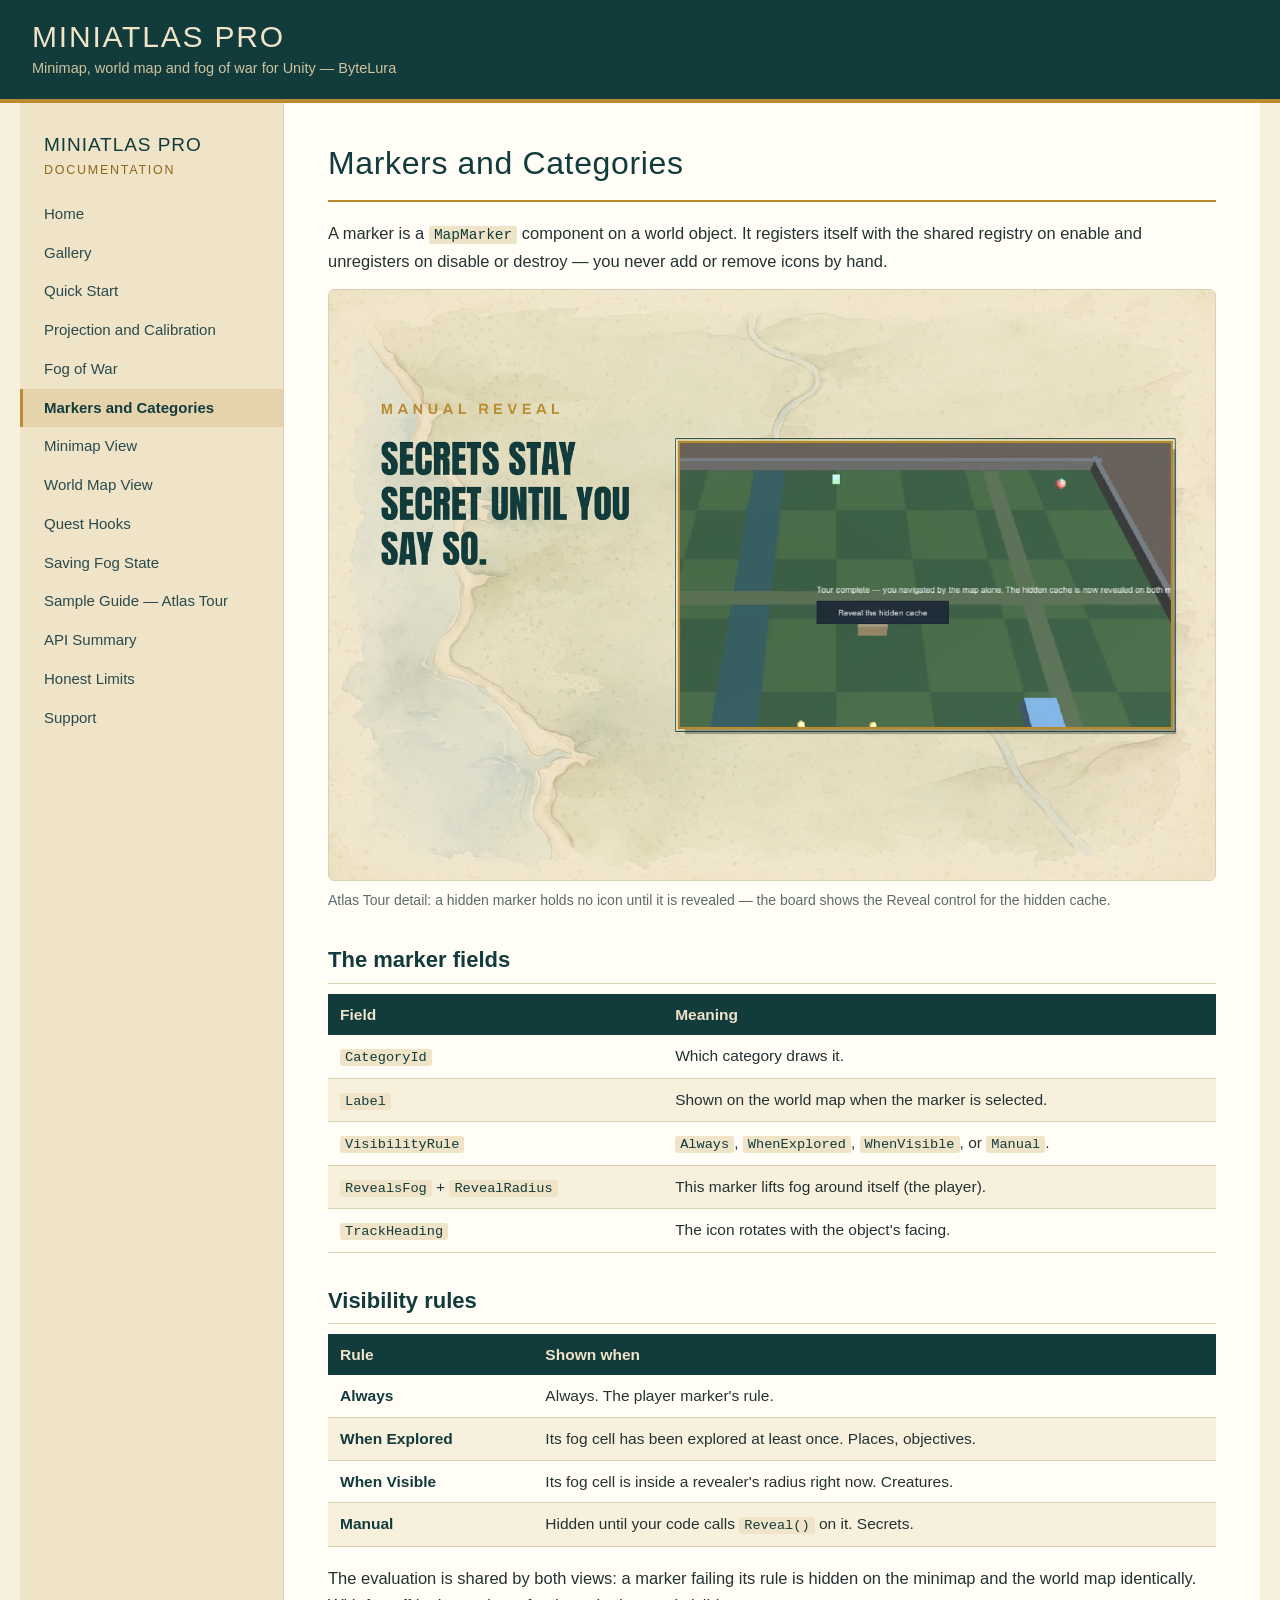
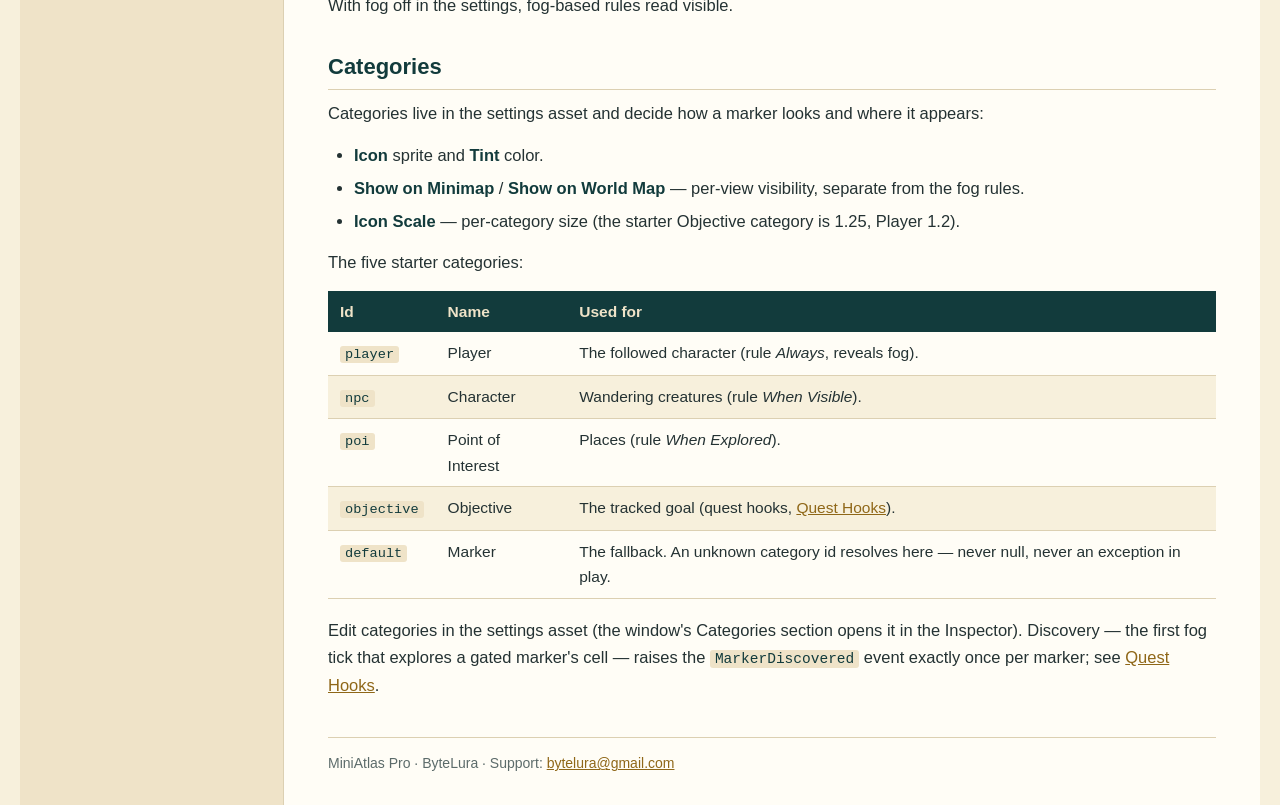
<file: markers-and-categories.html>
<!DOCTYPE html>
<html lang="en">
<head>
<meta charset="utf-8">
<meta name="viewport" content="width=device-width, initial-scale=1">
<title>Markers and Categories — MiniAtlas Pro Documentation · ByteLura</title>
<link rel="stylesheet" href="style.css">
</head>
<body>
<header class="site-header">
  <div class="site-name">MiniAtlas Pro</div>
  <div class="site-tag">Minimap, world map and fog of war for Unity — ByteLura</div>
</header>
<div class="layout">
<aside class="sidebar"><div class="side-title">MiniAtlas Pro</div><div class="side-sub">Documentation</div><nav><ul><li><a href="index.html">Home</a></li><li><a href="gallery.html">Gallery</a></li><li><a href="quick-start.html">Quick Start</a></li><li><a href="projection-and-calibration.html">Projection and Calibration</a></li><li><a href="fog-of-war.html">Fog of War</a></li><li><a href="markers-and-categories.html" class="active">Markers and Categories</a></li><li><a href="minimap-view.html">Minimap View</a></li><li><a href="world-map-view.html">World Map View</a></li><li><a href="quest-hooks.html">Quest Hooks</a></li><li><a href="saving-fog-state.html">Saving Fog State</a></li><li><a href="sample-guide.html">Sample Guide — Atlas Tour</a></li><li><a href="api-summary.html">API Summary</a></li><li><a href="honest-limits.html">Honest Limits</a></li><li><a href="support.html">Support</a></li></ul></nav></aside>
<main class="content">
<h1>Markers and Categories</h1>
<p>A marker is a <code>MapMarker</code> component on a world object. It registers itself with the shared registry on enable and unregisters on disable or destroy — you never add or remove icons by hand.</p>
<figure class="doc-shot"><img src="images/markers-reveal.jpg" alt="Atlas Tour board detail with the Reveal control for a hidden marker"><figcaption>Atlas Tour detail: a hidden marker holds no icon until it is revealed — the board shows the Reveal control for the hidden cache.</figcaption></figure>
<h2>The marker fields</h2>
<table><thead><tr><th>Field</th><th>Meaning</th></tr></thead><tbody><tr><td><code>CategoryId</code></td><td>Which category draws it.</td></tr><tr><td><code>Label</code></td><td>Shown on the world map when the marker is selected.</td></tr><tr><td><code>VisibilityRule</code></td><td><code>Always</code>, <code>WhenExplored</code>, <code>WhenVisible</code>, or <code>Manual</code>.</td></tr><tr><td><code>RevealsFog</code> + <code>RevealRadius</code></td><td>This marker lifts fog around itself (the player).</td></tr><tr><td><code>TrackHeading</code></td><td>The icon rotates with the object&#x27;s facing.</td></tr></tbody></table>
<h2>Visibility rules</h2>
<table><thead><tr><th>Rule</th><th>Shown when</th></tr></thead><tbody><tr><td><strong>Always</strong></td><td>Always. The player marker&#x27;s rule.</td></tr><tr><td><strong>When Explored</strong></td><td>Its fog cell has been explored at least once. Places, objectives.</td></tr><tr><td><strong>When Visible</strong></td><td>Its fog cell is inside a revealer&#x27;s radius right now. Creatures.</td></tr><tr><td><strong>Manual</strong></td><td>Hidden until your code calls <code>Reveal()</code> on it. Secrets.</td></tr></tbody></table>
<p>The evaluation is shared by both views: a marker failing its rule is hidden on the minimap and the world map identically. With fog off in the settings, fog-based rules read visible.</p>
<h2>Categories</h2>
<p>Categories live in the settings asset and decide how a marker looks and where it appears:</p>
<ul><li><strong>Icon</strong> sprite and <strong>Tint</strong> color.</li><li><strong>Show on Minimap</strong> / <strong>Show on World Map</strong> — per-view visibility, separate from the fog rules.</li><li><strong>Icon Scale</strong> — per-category size (the starter Objective category is 1.25, Player 1.2).</li></ul>
<p>The five starter categories:</p>
<table><thead><tr><th>Id</th><th>Name</th><th>Used for</th></tr></thead><tbody><tr><td><code>player</code></td><td>Player</td><td>The followed character (rule <em>Always</em>, reveals fog).</td></tr><tr><td><code>npc</code></td><td>Character</td><td>Wandering creatures (rule <em>When Visible</em>).</td></tr><tr><td><code>poi</code></td><td>Point of Interest</td><td>Places (rule <em>When Explored</em>).</td></tr><tr><td><code>objective</code></td><td>Objective</td><td>The tracked goal (quest hooks, <a href="quest-hooks.html">Quest Hooks</a>).</td></tr><tr><td><code>default</code></td><td>Marker</td><td>The fallback. An unknown category id resolves here — never null, never an exception in play.</td></tr></tbody></table>
<p>Edit categories in the settings asset (the window&#x27;s Categories section opens it in the Inspector). Discovery — the first fog tick that explores a gated marker&#x27;s cell — raises the <code>MarkerDiscovered</code> event exactly once per marker; see <a href="quest-hooks.html">Quest Hooks</a>.</p>
<footer class="site-footer">MiniAtlas Pro · ByteLura · Support: <a href="mailto:bytelura@gmail.com">bytelura@gmail.com</a></footer>
</main>
</div>
</body>
</html>
</file>
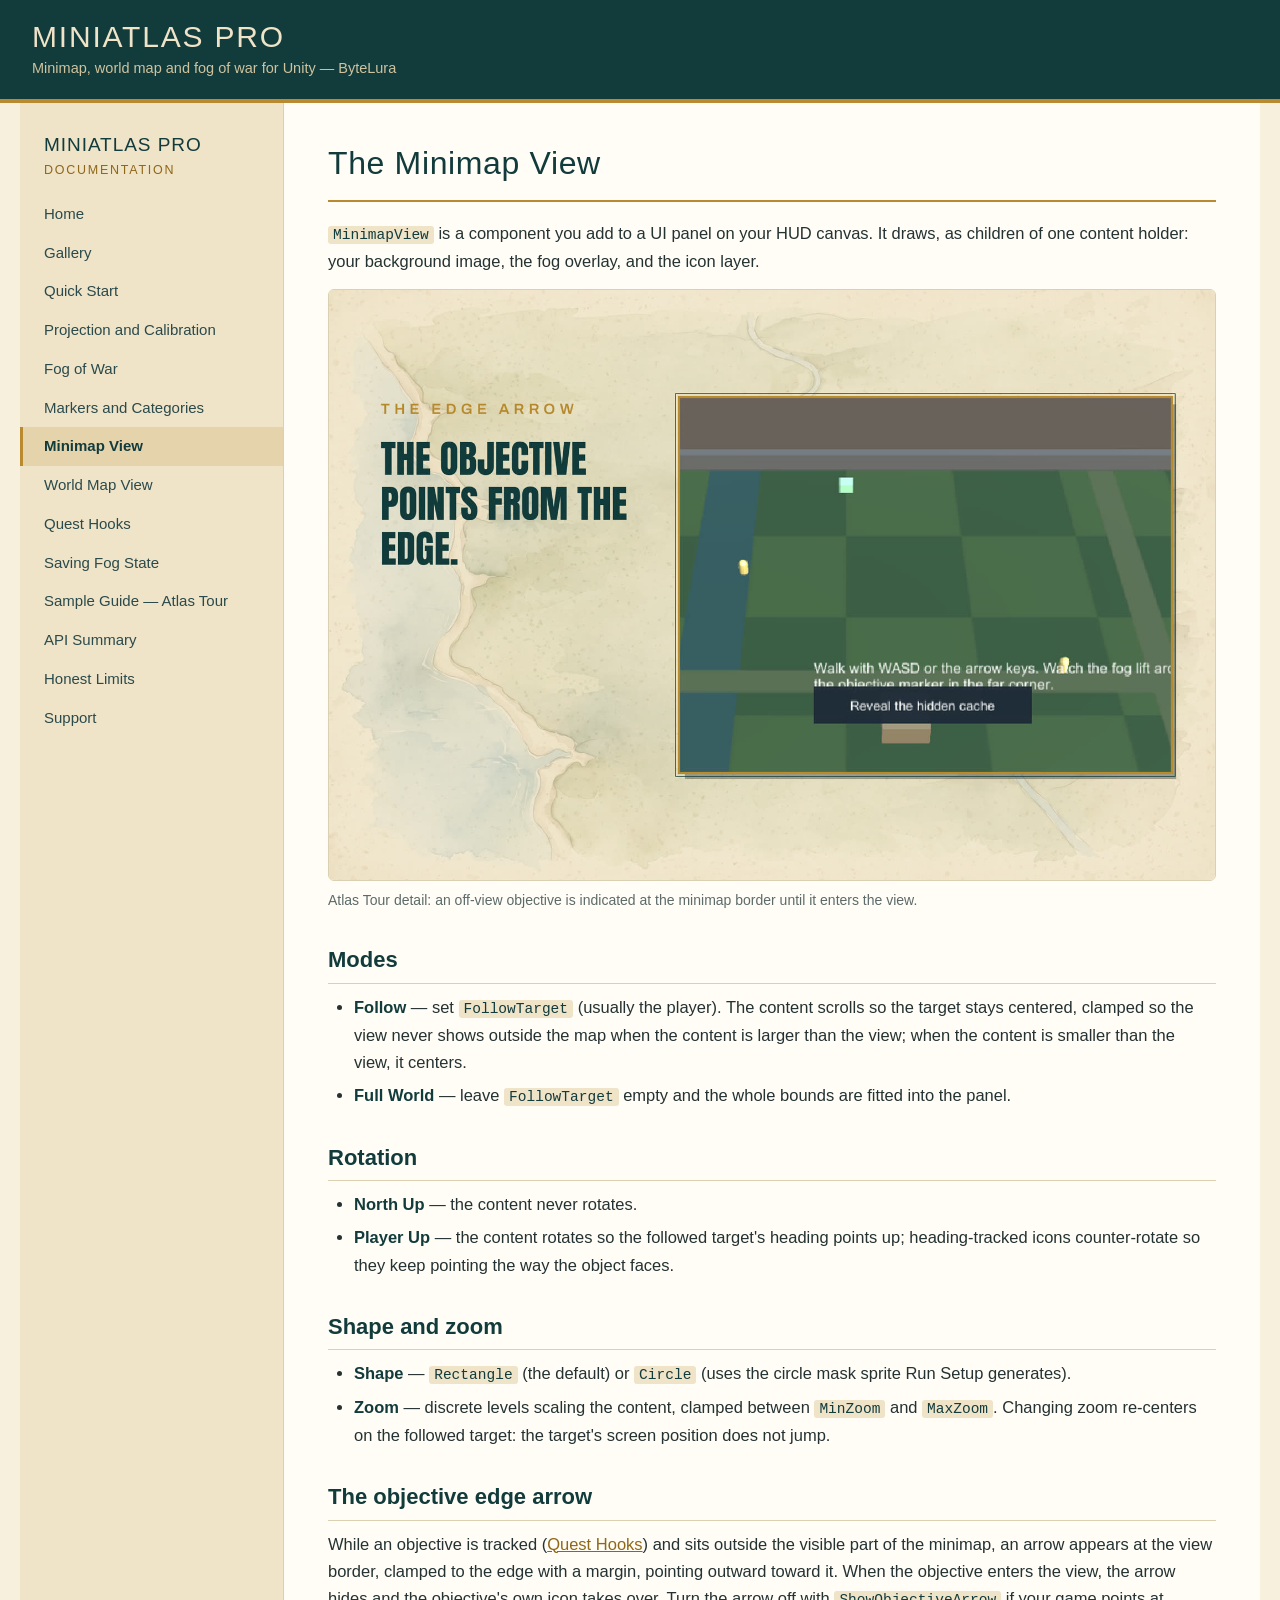
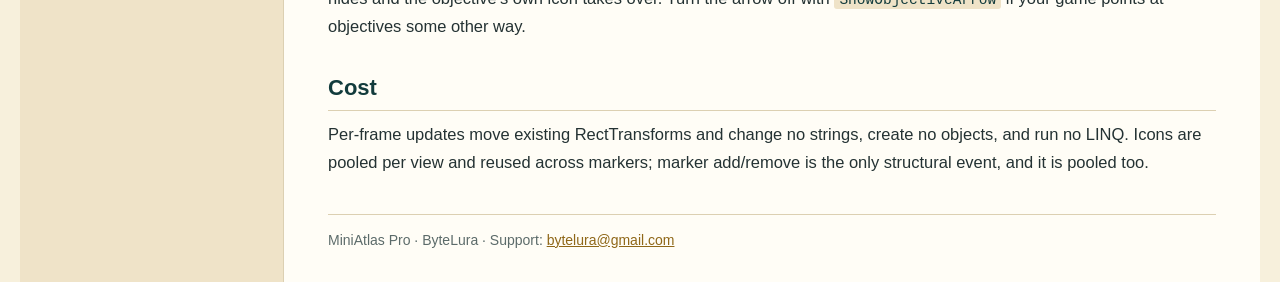
<file: minimap-view.html>
<!DOCTYPE html>
<html lang="en">
<head>
<meta charset="utf-8">
<meta name="viewport" content="width=device-width, initial-scale=1">
<title>The Minimap View — MiniAtlas Pro Documentation · ByteLura</title>
<link rel="stylesheet" href="style.css">
</head>
<body>
<header class="site-header">
  <div class="site-name">MiniAtlas Pro</div>
  <div class="site-tag">Minimap, world map and fog of war for Unity — ByteLura</div>
</header>
<div class="layout">
<aside class="sidebar"><div class="side-title">MiniAtlas Pro</div><div class="side-sub">Documentation</div><nav><ul><li><a href="index.html">Home</a></li><li><a href="gallery.html">Gallery</a></li><li><a href="quick-start.html">Quick Start</a></li><li><a href="projection-and-calibration.html">Projection and Calibration</a></li><li><a href="fog-of-war.html">Fog of War</a></li><li><a href="markers-and-categories.html">Markers and Categories</a></li><li><a href="minimap-view.html" class="active">Minimap View</a></li><li><a href="world-map-view.html">World Map View</a></li><li><a href="quest-hooks.html">Quest Hooks</a></li><li><a href="saving-fog-state.html">Saving Fog State</a></li><li><a href="sample-guide.html">Sample Guide — Atlas Tour</a></li><li><a href="api-summary.html">API Summary</a></li><li><a href="honest-limits.html">Honest Limits</a></li><li><a href="support.html">Support</a></li></ul></nav></aside>
<main class="content">
<h1>The Minimap View</h1>
<p><code>MinimapView</code> is a component you add to a UI panel on your HUD canvas. It draws, as children of one content holder: your background image, the fog overlay, and the icon layer.</p>
<figure class="doc-shot"><img src="images/minimap-objective.jpg" alt="Atlas Tour detail showing the board and the tracked objective area"><figcaption>Atlas Tour detail: an off-view objective is indicated at the minimap border until it enters the view.</figcaption></figure>
<h2>Modes</h2>
<ul><li><strong>Follow</strong> — set <code>FollowTarget</code> (usually the player). The content scrolls so the target stays centered, clamped so the view never shows outside the map when the content is larger than the view; when the content is smaller than the view, it centers.</li><li><strong>Full World</strong> — leave <code>FollowTarget</code> empty and the whole bounds are fitted into the panel.</li></ul>
<h2>Rotation</h2>
<ul><li><strong>North Up</strong> — the content never rotates.</li><li><strong>Player Up</strong> — the content rotates so the followed target&#x27;s heading points up; heading-tracked icons counter-rotate so they keep pointing the way the object faces.</li></ul>
<h2>Shape and zoom</h2>
<ul><li><strong>Shape</strong> — <code>Rectangle</code> (the default) or <code>Circle</code> (uses the circle mask sprite Run Setup generates).</li><li><strong>Zoom</strong> — discrete levels scaling the content, clamped between <code>MinZoom</code> and <code>MaxZoom</code>. Changing zoom re-centers on the followed target: the target&#x27;s screen position does not jump.</li></ul>
<h2>The objective edge arrow</h2>
<p>While an objective is tracked (<a href="quest-hooks.html">Quest Hooks</a>) and sits outside the visible part of the minimap, an arrow appears at the view border, clamped to the edge with a margin, pointing outward toward it. When the objective enters the view, the arrow hides and the objective&#x27;s own icon takes over. Turn the arrow off with <code>ShowObjectiveArrow</code> if your game points at objectives some other way.</p>
<h2>Cost</h2>
<p>Per-frame updates move existing RectTransforms and change no strings, create no objects, and run no LINQ. Icons are pooled per view and reused across markers; marker add/remove is the only structural event, and it is pooled too.</p>
<footer class="site-footer">MiniAtlas Pro · ByteLura · Support: <a href="mailto:bytelura@gmail.com">bytelura@gmail.com</a></footer>
</main>
</div>
</body>
</html>
</file>
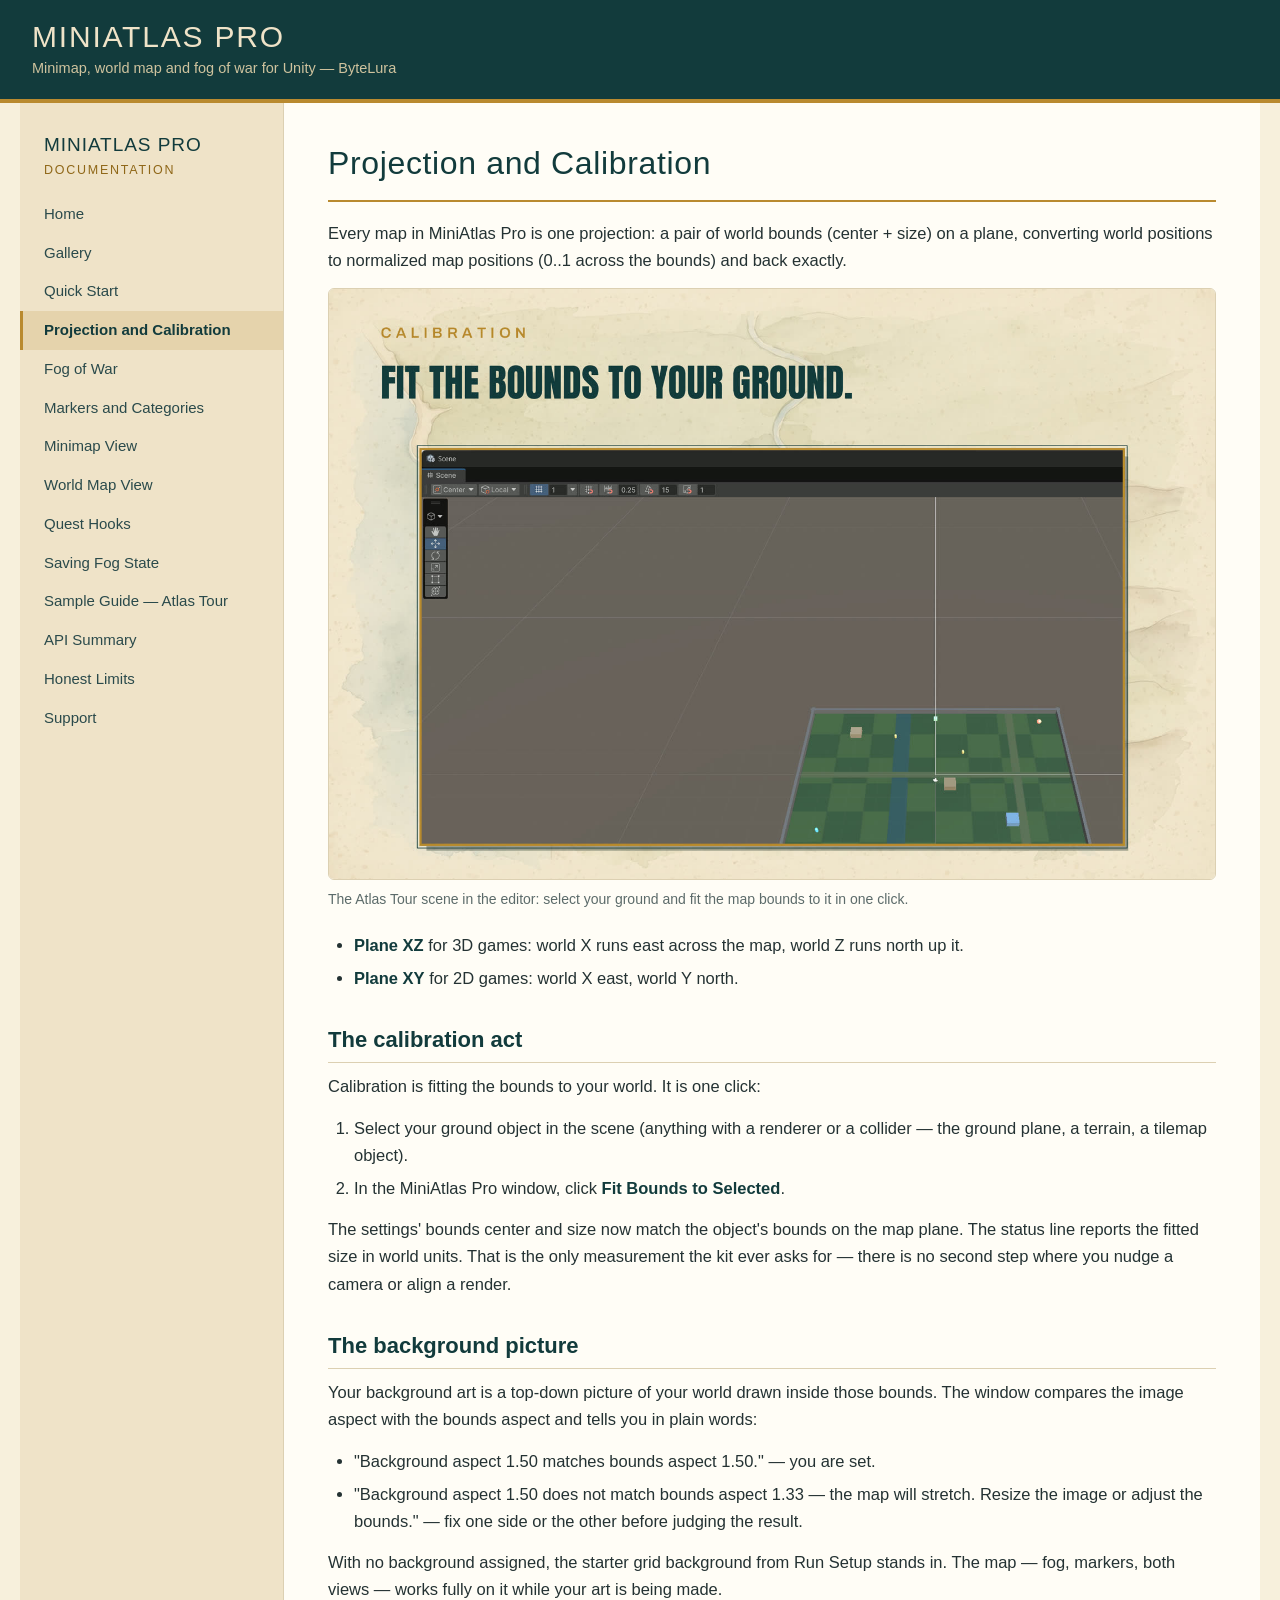
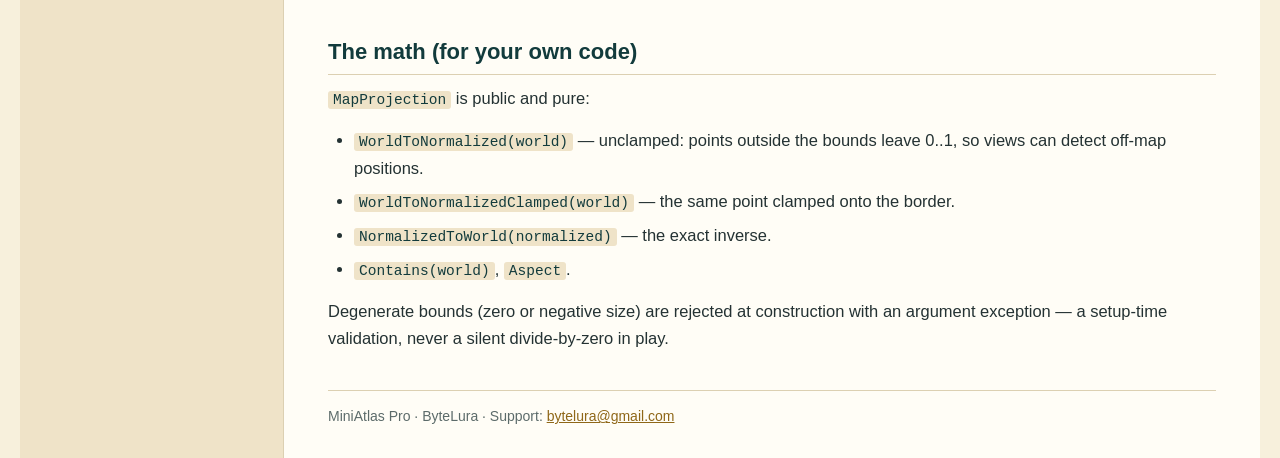
<file: projection-and-calibration.html>
<!DOCTYPE html>
<html lang="en">
<head>
<meta charset="utf-8">
<meta name="viewport" content="width=device-width, initial-scale=1">
<title>Projection and Calibration — MiniAtlas Pro Documentation · ByteLura</title>
<link rel="stylesheet" href="style.css">
</head>
<body>
<header class="site-header">
  <div class="site-name">MiniAtlas Pro</div>
  <div class="site-tag">Minimap, world map and fog of war for Unity — ByteLura</div>
</header>
<div class="layout">
<aside class="sidebar"><div class="side-title">MiniAtlas Pro</div><div class="side-sub">Documentation</div><nav><ul><li><a href="index.html">Home</a></li><li><a href="gallery.html">Gallery</a></li><li><a href="quick-start.html">Quick Start</a></li><li><a href="projection-and-calibration.html" class="active">Projection and Calibration</a></li><li><a href="fog-of-war.html">Fog of War</a></li><li><a href="markers-and-categories.html">Markers and Categories</a></li><li><a href="minimap-view.html">Minimap View</a></li><li><a href="world-map-view.html">World Map View</a></li><li><a href="quest-hooks.html">Quest Hooks</a></li><li><a href="saving-fog-state.html">Saving Fog State</a></li><li><a href="sample-guide.html">Sample Guide — Atlas Tour</a></li><li><a href="api-summary.html">API Summary</a></li><li><a href="honest-limits.html">Honest Limits</a></li><li><a href="support.html">Support</a></li></ul></nav></aside>
<main class="content">
<h1>Projection and Calibration</h1>
<p>Every map in MiniAtlas Pro is one projection: a pair of world bounds (center + size) on a plane, converting world positions to normalized map positions (0..1 across the bounds) and back exactly.</p>
<figure class="doc-shot"><img src="images/calibration.jpg" alt="Atlas Tour scene in the Unity editor, ready for bounds calibration"><figcaption>The Atlas Tour scene in the editor: select your ground and fit the map bounds to it in one click.</figcaption></figure>
<ul><li><strong>Plane XZ</strong> for 3D games: world X runs east across the map, world Z runs north up it.</li><li><strong>Plane XY</strong> for 2D games: world X east, world Y north.</li></ul>
<h2>The calibration act</h2>
<p>Calibration is fitting the bounds to your world. It is one click:</p>
<ol><li>Select your ground object in the scene (anything with a renderer or a collider — the ground plane, a terrain, a tilemap object).</li><li>In the MiniAtlas Pro window, click <strong>Fit Bounds to Selected</strong>.</li></ol>
<p>The settings&#x27; bounds center and size now match the object&#x27;s bounds on the map plane. The status line reports the fitted size in world units. That is the only measurement the kit ever asks for — there is no second step where you nudge a camera or align a render.</p>
<h2>The background picture</h2>
<p>Your background art is a top-down picture of your world drawn inside those bounds. The window compares the image aspect with the bounds aspect and tells you in plain words:</p>
<ul><li>&quot;Background aspect 1.50 matches bounds aspect 1.50.&quot; — you are set.</li><li>&quot;Background aspect 1.50 does not match bounds aspect 1.33 — the map will stretch. Resize the image or adjust the bounds.&quot; — fix one side or the other before judging the result.</li></ul>
<p>With no background assigned, the starter grid background from Run Setup stands in. The map — fog, markers, both views — works fully on it while your art is being made.</p>
<h2>The math (for your own code)</h2>
<p><code>MapProjection</code> is public and pure:</p>
<ul><li><code>WorldToNormalized(world)</code> — unclamped: points outside the bounds leave 0..1, so views can detect off-map positions.</li><li><code>WorldToNormalizedClamped(world)</code> — the same point clamped onto the border.</li><li><code>NormalizedToWorld(normalized)</code> — the exact inverse.</li><li><code>Contains(world)</code>, <code>Aspect</code>.</li></ul>
<p>Degenerate bounds (zero or negative size) are rejected at construction with an argument exception — a setup-time validation, never a silent divide-by-zero in play.</p>
<footer class="site-footer">MiniAtlas Pro · ByteLura · Support: <a href="mailto:bytelura@gmail.com">bytelura@gmail.com</a></footer>
</main>
</div>
</body>
</html>
</file>
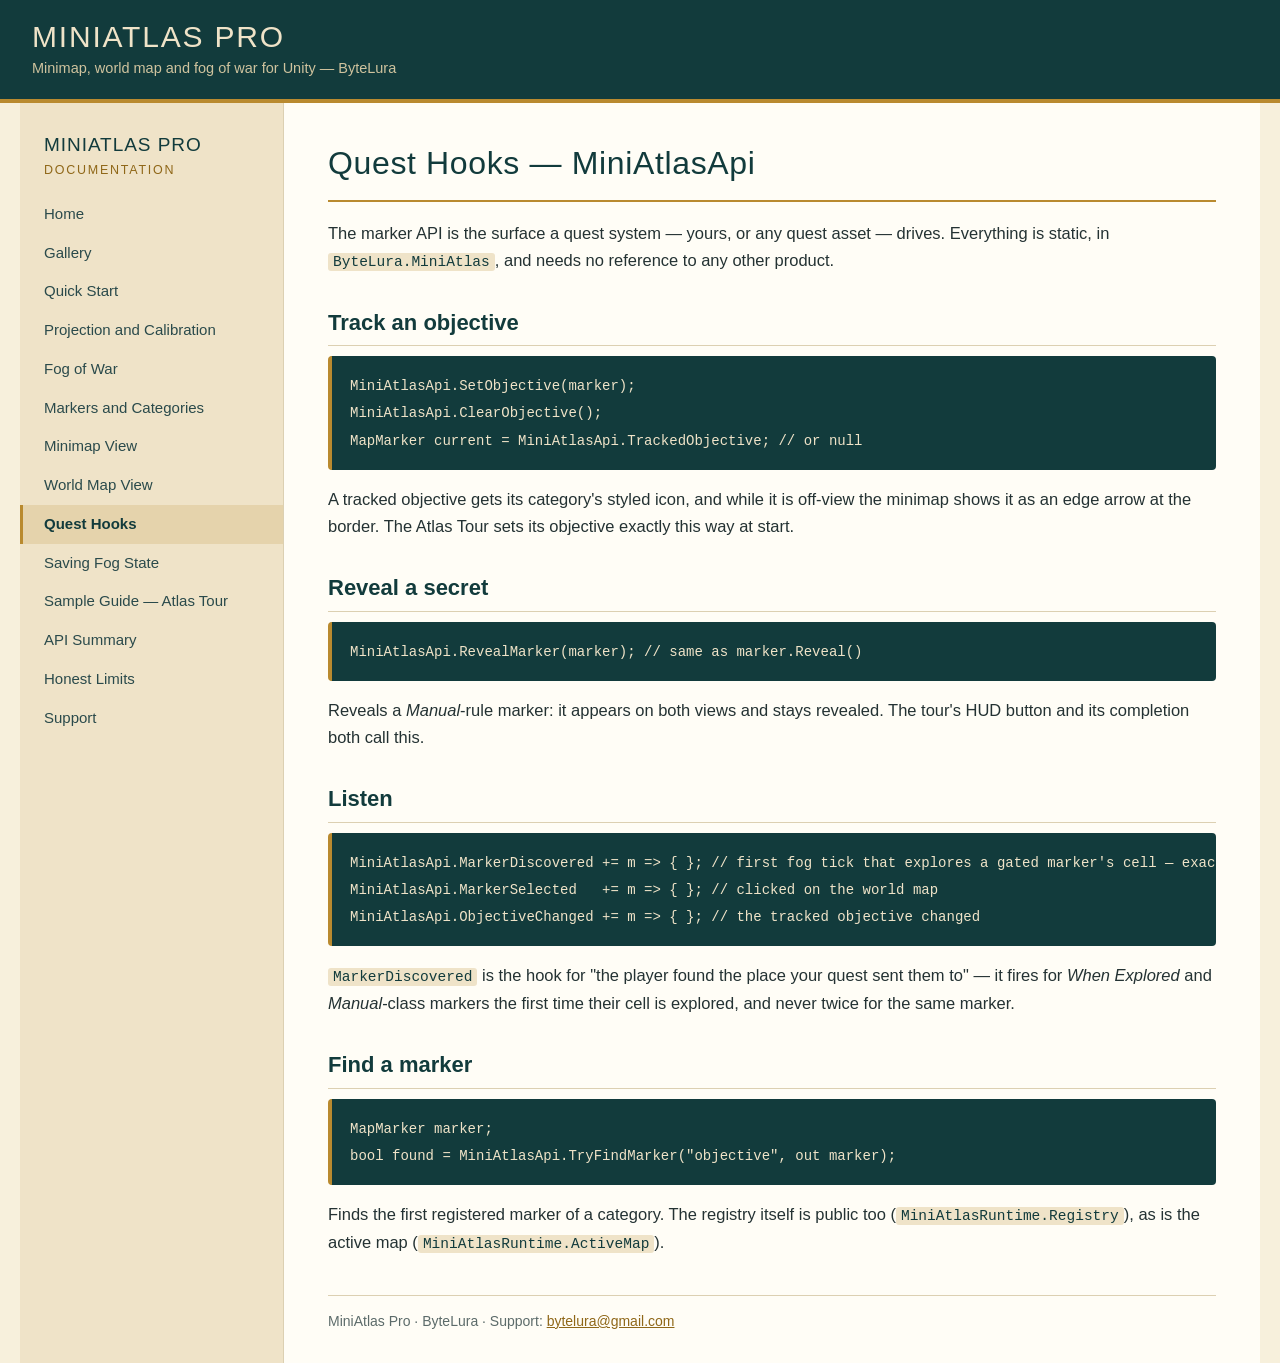
<file: quest-hooks.html>
<!DOCTYPE html>
<html lang="en">
<head>
<meta charset="utf-8">
<meta name="viewport" content="width=device-width, initial-scale=1">
<title>Quest Hooks — MiniAtlasApi — MiniAtlas Pro Documentation · ByteLura</title>
<link rel="stylesheet" href="style.css">
</head>
<body>
<header class="site-header">
  <div class="site-name">MiniAtlas Pro</div>
  <div class="site-tag">Minimap, world map and fog of war for Unity — ByteLura</div>
</header>
<div class="layout">
<aside class="sidebar"><div class="side-title">MiniAtlas Pro</div><div class="side-sub">Documentation</div><nav><ul><li><a href="index.html">Home</a></li><li><a href="gallery.html">Gallery</a></li><li><a href="quick-start.html">Quick Start</a></li><li><a href="projection-and-calibration.html">Projection and Calibration</a></li><li><a href="fog-of-war.html">Fog of War</a></li><li><a href="markers-and-categories.html">Markers and Categories</a></li><li><a href="minimap-view.html">Minimap View</a></li><li><a href="world-map-view.html">World Map View</a></li><li><a href="quest-hooks.html" class="active">Quest Hooks</a></li><li><a href="saving-fog-state.html">Saving Fog State</a></li><li><a href="sample-guide.html">Sample Guide — Atlas Tour</a></li><li><a href="api-summary.html">API Summary</a></li><li><a href="honest-limits.html">Honest Limits</a></li><li><a href="support.html">Support</a></li></ul></nav></aside>
<main class="content">
<h1>Quest Hooks — MiniAtlasApi</h1>
<p>The marker API is the surface a quest system — yours, or any quest asset — drives. Everything is static, in <code>ByteLura.MiniAtlas</code>, and needs no reference to any other product.</p>
<h2>Track an objective</h2>
<pre><code class="language-csharp">MiniAtlasApi.SetObjective(marker);
MiniAtlasApi.ClearObjective();
MapMarker current = MiniAtlasApi.TrackedObjective; // or null</code></pre>
<p>A tracked objective gets its category&#x27;s styled icon, and while it is off-view the minimap shows it as an edge arrow at the border. The Atlas Tour sets its objective exactly this way at start.</p>
<h2>Reveal a secret</h2>
<pre><code class="language-csharp">MiniAtlasApi.RevealMarker(marker); // same as marker.Reveal()</code></pre>
<p>Reveals a <em>Manual</em>-rule marker: it appears on both views and stays revealed. The tour&#x27;s HUD button and its completion both call this.</p>
<h2>Listen</h2>
<pre><code class="language-csharp">MiniAtlasApi.MarkerDiscovered += m =&gt; { }; // first fog tick that explores a gated marker&#x27;s cell — exactly once per marker
MiniAtlasApi.MarkerSelected   += m =&gt; { }; // clicked on the world map
MiniAtlasApi.ObjectiveChanged += m =&gt; { }; // the tracked objective changed</code></pre>
<p><code>MarkerDiscovered</code> is the hook for &quot;the player found the place your quest sent them to&quot; — it fires for <em>When Explored</em> and <em>Manual</em>-class markers the first time their cell is explored, and never twice for the same marker.</p>
<h2>Find a marker</h2>
<pre><code class="language-csharp">MapMarker marker;
bool found = MiniAtlasApi.TryFindMarker(&quot;objective&quot;, out marker);</code></pre>
<p>Finds the first registered marker of a category. The registry itself is public too (<code>MiniAtlasRuntime.Registry</code>), as is the active map (<code>MiniAtlasRuntime.ActiveMap</code>).</p>
<footer class="site-footer">MiniAtlas Pro · ByteLura · Support: <a href="mailto:bytelura@gmail.com">bytelura@gmail.com</a></footer>
</main>
</div>
</body>
</html>
</file>
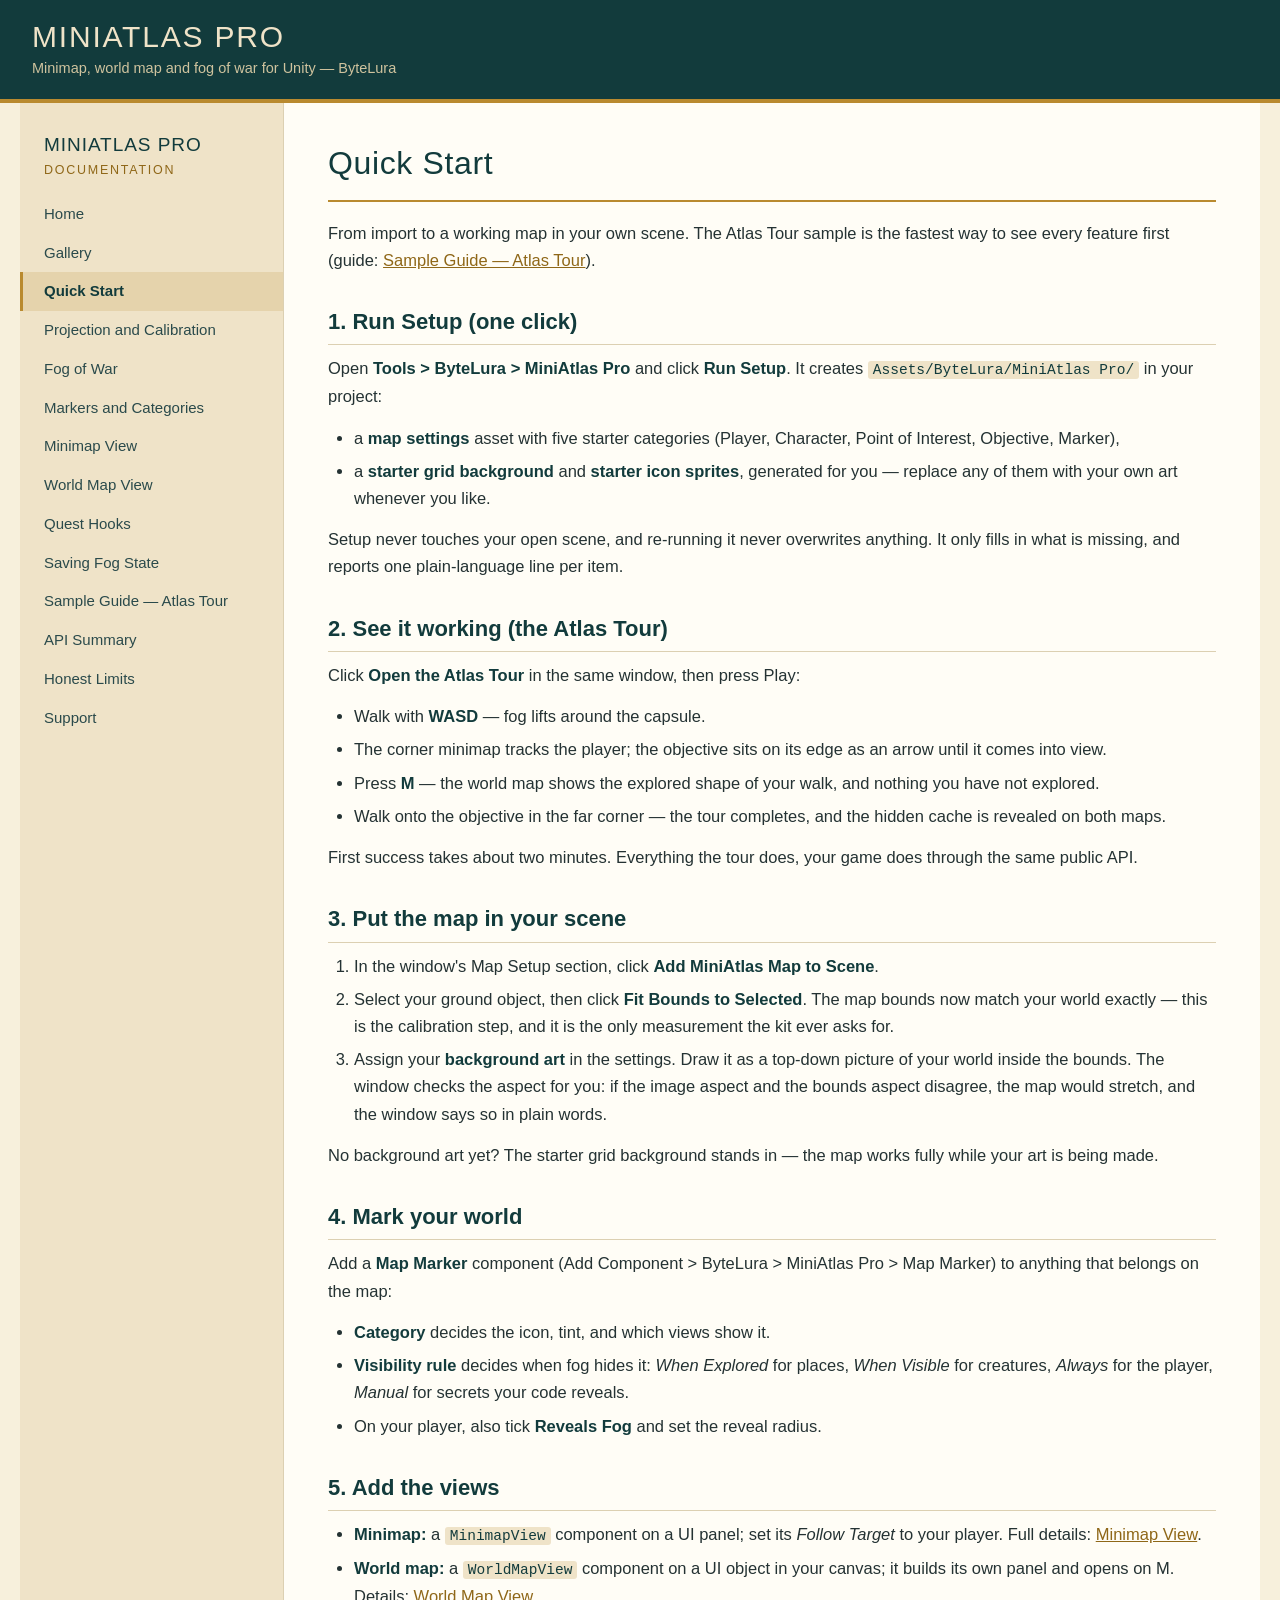
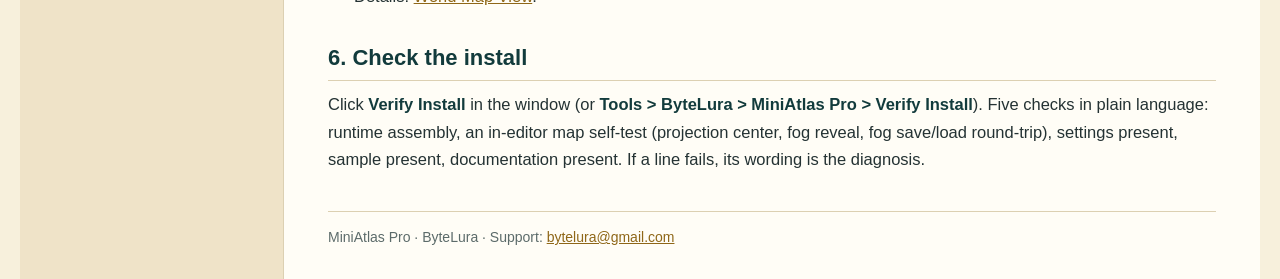
<file: quick-start.html>
<!DOCTYPE html>
<html lang="en">
<head>
<meta charset="utf-8">
<meta name="viewport" content="width=device-width, initial-scale=1">
<title>Quick Start — MiniAtlas Pro Documentation · ByteLura</title>
<link rel="stylesheet" href="style.css">
</head>
<body>
<header class="site-header">
  <div class="site-name">MiniAtlas Pro</div>
  <div class="site-tag">Minimap, world map and fog of war for Unity — ByteLura</div>
</header>
<div class="layout">
<aside class="sidebar"><div class="side-title">MiniAtlas Pro</div><div class="side-sub">Documentation</div><nav><ul><li><a href="index.html">Home</a></li><li><a href="gallery.html">Gallery</a></li><li><a href="quick-start.html" class="active">Quick Start</a></li><li><a href="projection-and-calibration.html">Projection and Calibration</a></li><li><a href="fog-of-war.html">Fog of War</a></li><li><a href="markers-and-categories.html">Markers and Categories</a></li><li><a href="minimap-view.html">Minimap View</a></li><li><a href="world-map-view.html">World Map View</a></li><li><a href="quest-hooks.html">Quest Hooks</a></li><li><a href="saving-fog-state.html">Saving Fog State</a></li><li><a href="sample-guide.html">Sample Guide — Atlas Tour</a></li><li><a href="api-summary.html">API Summary</a></li><li><a href="honest-limits.html">Honest Limits</a></li><li><a href="support.html">Support</a></li></ul></nav></aside>
<main class="content">
<h1>Quick Start</h1>
<p>From import to a working map in your own scene. The Atlas Tour sample is the fastest way to see every feature first (guide: <a href="sample-guide.html">Sample Guide — Atlas Tour</a>).</p>
<h2>1. Run Setup (one click)</h2>
<p>Open <strong>Tools &gt; ByteLura &gt; MiniAtlas Pro</strong> and click <strong>Run Setup</strong>. It creates <code>Assets/ByteLura/MiniAtlas Pro/</code> in your project:</p>
<ul><li>a <strong>map settings</strong> asset with five starter categories (Player, Character, Point of Interest, Objective, Marker),</li><li>a <strong>starter grid background</strong> and <strong>starter icon sprites</strong>, generated for you — replace any of them with your own art whenever you like.</li></ul>
<p>Setup never touches your open scene, and re-running it never overwrites anything. It only fills in what is missing, and reports one plain-language line per item.</p>
<h2>2. See it working (the Atlas Tour)</h2>
<p>Click <strong>Open the Atlas Tour</strong> in the same window, then press Play:</p>
<ul><li>Walk with <strong>WASD</strong> — fog lifts around the capsule.</li><li>The corner minimap tracks the player; the objective sits on its edge as an arrow until it comes into view.</li><li>Press <strong>M</strong> — the world map shows the explored shape of your walk, and nothing you have not explored.</li><li>Walk onto the objective in the far corner — the tour completes, and the hidden cache is revealed on both maps.</li></ul>
<p>First success takes about two minutes. Everything the tour does, your game does through the same public API.</p>
<h2>3. Put the map in your scene</h2>
<ol><li>In the window&#x27;s Map Setup section, click <strong>Add MiniAtlas Map to Scene</strong>.</li><li>Select your ground object, then click <strong>Fit Bounds to Selected</strong>. The map bounds now match your world exactly — this is the calibration step, and it is the only measurement the kit ever asks for.</li><li>Assign your <strong>background art</strong> in the settings. Draw it as a top-down picture of your world inside the bounds. The window checks the aspect for you: if the image aspect and the bounds aspect disagree, the map would stretch, and the window says so in plain words.</li></ol>
<p>No background art yet? The starter grid background stands in — the map works fully while your art is being made.</p>
<h2>4. Mark your world</h2>
<p>Add a <strong>Map Marker</strong> component (Add Component &gt; ByteLura &gt; MiniAtlas Pro &gt; Map Marker) to anything that belongs on the map:</p>
<ul><li><strong>Category</strong> decides the icon, tint, and which views show it.</li><li><strong>Visibility rule</strong> decides when fog hides it: <em>When Explored</em> for places, <em>When Visible</em> for creatures, <em>Always</em> for the player, <em>Manual</em> for secrets your code reveals.</li><li>On your player, also tick <strong>Reveals Fog</strong> and set the reveal radius.</li></ul>
<h2>5. Add the views</h2>
<ul><li><strong>Minimap:</strong> a <code>MinimapView</code> component on a UI panel; set its <em>Follow Target</em> to your player. Full details: <a href="minimap-view.html">Minimap View</a>.</li><li><strong>World map:</strong> a <code>WorldMapView</code> component on a UI object in your canvas; it builds its own panel and opens on M. Details: <a href="world-map-view.html">World Map View</a>.</li></ul>
<h2>6. Check the install</h2>
<p>Click <strong>Verify Install</strong> in the window (or <strong>Tools &gt; ByteLura &gt; MiniAtlas Pro &gt; Verify Install</strong>). Five checks in plain language: runtime assembly, an in-editor map self-test (projection center, fog reveal, fog save/load round-trip), settings present, sample present, documentation present. If a line fails, its wording is the diagnosis.</p>
<footer class="site-footer">MiniAtlas Pro · ByteLura · Support: <a href="mailto:bytelura@gmail.com">bytelura@gmail.com</a></footer>
</main>
</div>
</body>
</html>
</file>
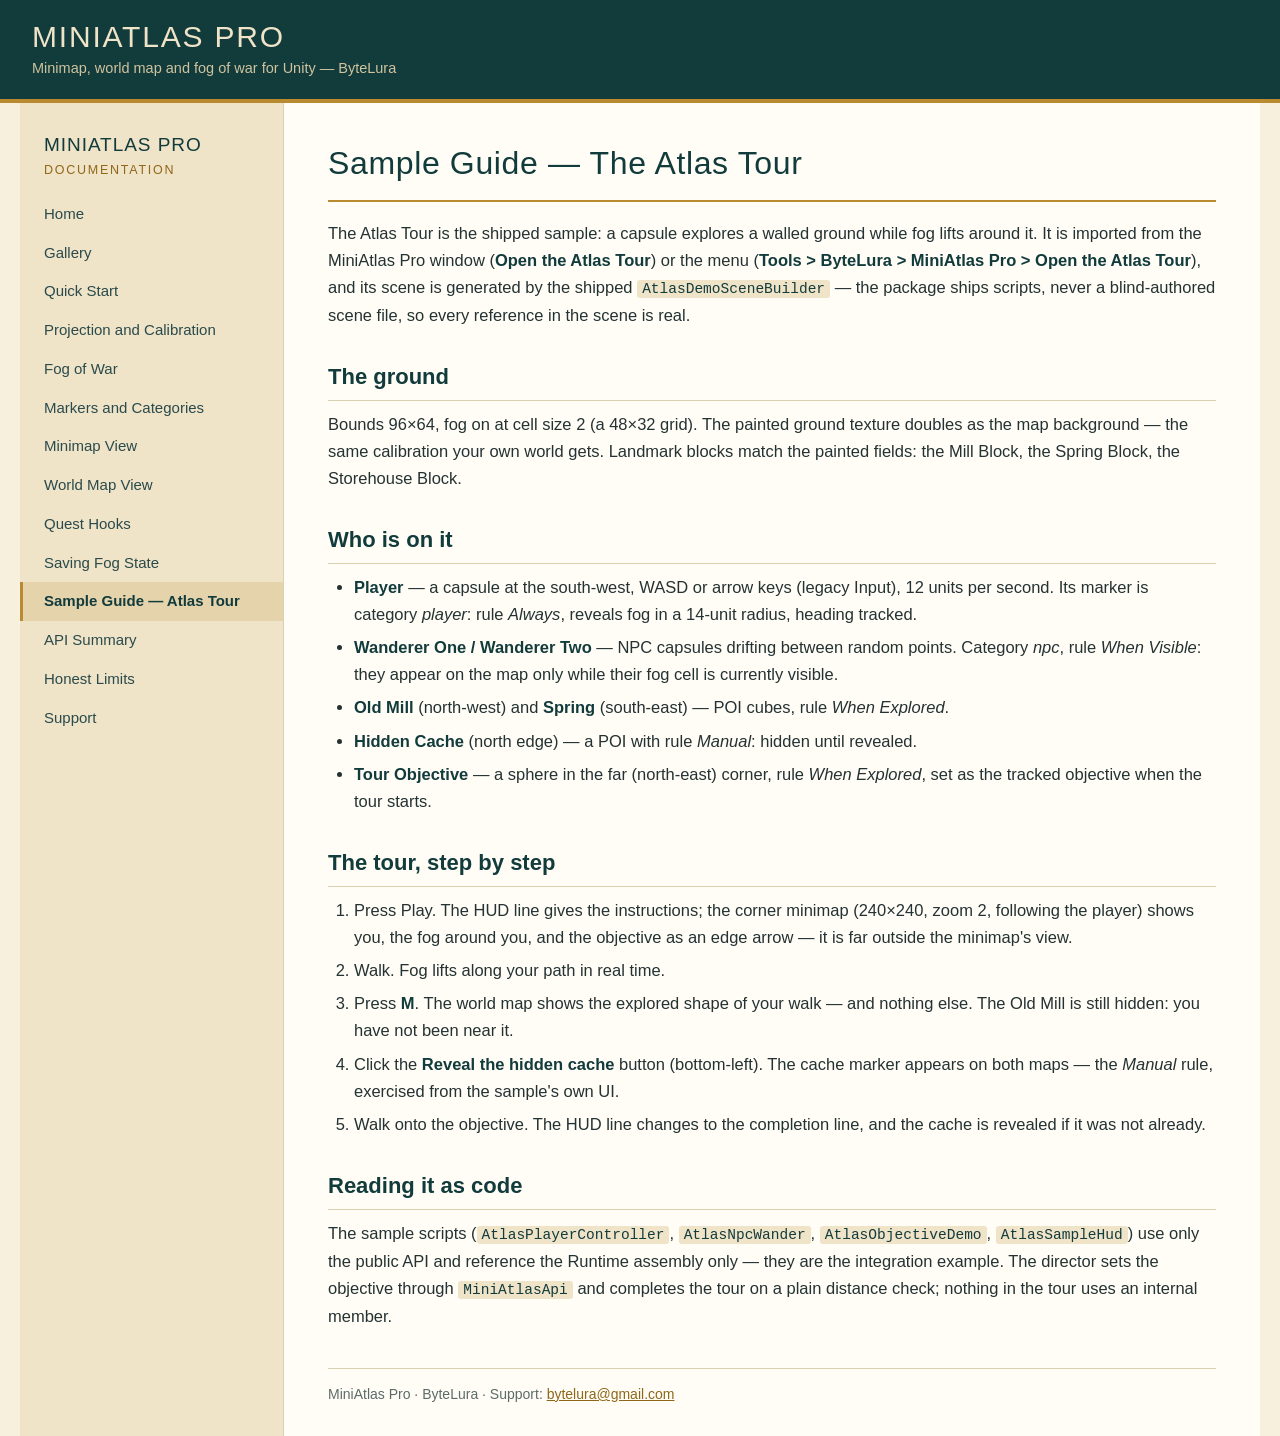
<file: sample-guide.html>
<!DOCTYPE html>
<html lang="en">
<head>
<meta charset="utf-8">
<meta name="viewport" content="width=device-width, initial-scale=1">
<title>Sample Guide — The Atlas Tour — MiniAtlas Pro Documentation · ByteLura</title>
<link rel="stylesheet" href="style.css">
</head>
<body>
<header class="site-header">
  <div class="site-name">MiniAtlas Pro</div>
  <div class="site-tag">Minimap, world map and fog of war for Unity — ByteLura</div>
</header>
<div class="layout">
<aside class="sidebar"><div class="side-title">MiniAtlas Pro</div><div class="side-sub">Documentation</div><nav><ul><li><a href="index.html">Home</a></li><li><a href="gallery.html">Gallery</a></li><li><a href="quick-start.html">Quick Start</a></li><li><a href="projection-and-calibration.html">Projection and Calibration</a></li><li><a href="fog-of-war.html">Fog of War</a></li><li><a href="markers-and-categories.html">Markers and Categories</a></li><li><a href="minimap-view.html">Minimap View</a></li><li><a href="world-map-view.html">World Map View</a></li><li><a href="quest-hooks.html">Quest Hooks</a></li><li><a href="saving-fog-state.html">Saving Fog State</a></li><li><a href="sample-guide.html" class="active">Sample Guide — Atlas Tour</a></li><li><a href="api-summary.html">API Summary</a></li><li><a href="honest-limits.html">Honest Limits</a></li><li><a href="support.html">Support</a></li></ul></nav></aside>
<main class="content">
<h1>Sample Guide — The Atlas Tour</h1>
<p>The Atlas Tour is the shipped sample: a capsule explores a walled ground while fog lifts around it. It is imported from the MiniAtlas Pro window (<strong>Open the Atlas Tour</strong>) or the menu (<strong>Tools &gt; ByteLura &gt; MiniAtlas Pro &gt; Open the Atlas Tour</strong>), and its scene is generated by the shipped <code>AtlasDemoSceneBuilder</code> — the package ships scripts, never a blind-authored scene file, so every reference in the scene is real.</p>
<h2>The ground</h2>
<p>Bounds 96×64, fog on at cell size 2 (a 48×32 grid). The painted ground texture doubles as the map background — the same calibration your own world gets. Landmark blocks match the painted fields: the Mill Block, the Spring Block, the Storehouse Block.</p>
<h2>Who is on it</h2>
<ul><li><strong>Player</strong> — a capsule at the south-west, WASD or arrow keys (legacy Input), 12 units per second. Its marker is category <em>player</em>: rule <em>Always</em>, reveals fog in a 14-unit radius, heading tracked.</li><li><strong>Wanderer One / Wanderer Two</strong> — NPC capsules drifting between random points. Category <em>npc</em>, rule <em>When Visible</em>: they appear on the map only while their fog cell is currently visible.</li><li><strong>Old Mill</strong> (north-west) and <strong>Spring</strong> (south-east) — POI cubes, rule <em>When Explored</em>.</li><li><strong>Hidden Cache</strong> (north edge) — a POI with rule <em>Manual</em>: hidden until revealed.</li><li><strong>Tour Objective</strong> — a sphere in the far (north-east) corner, rule <em>When Explored</em>, set as the tracked objective when the tour starts.</li></ul>
<h2>The tour, step by step</h2>
<ol><li>Press Play. The HUD line gives the instructions; the corner minimap (240×240, zoom 2, following the player) shows you, the fog around you, and the objective as an edge arrow — it is far outside the minimap&#x27;s view.</li><li>Walk. Fog lifts along your path in real time.</li><li>Press <strong>M</strong>. The world map shows the explored shape of your walk — and nothing else. The Old Mill is still hidden: you have not been near it.</li><li>Click the <strong>Reveal the hidden cache</strong> button (bottom-left). The cache marker appears on both maps — the <em>Manual</em> rule, exercised from the sample&#x27;s own UI.</li><li>Walk onto the objective. The HUD line changes to the completion line, and the cache is revealed if it was not already.</li></ol>
<h2>Reading it as code</h2>
<p>The sample scripts (<code>AtlasPlayerController</code>, <code>AtlasNpcWander</code>, <code>AtlasObjectiveDemo</code>, <code>AtlasSampleHud</code>) use only the public API and reference the Runtime assembly only — they are the integration example. The director sets the objective through <code>MiniAtlasApi</code> and completes the tour on a plain distance check; nothing in the tour uses an internal member.</p>
<footer class="site-footer">MiniAtlas Pro · ByteLura · Support: <a href="mailto:bytelura@gmail.com">bytelura@gmail.com</a></footer>
</main>
</div>
</body>
</html>
</file>
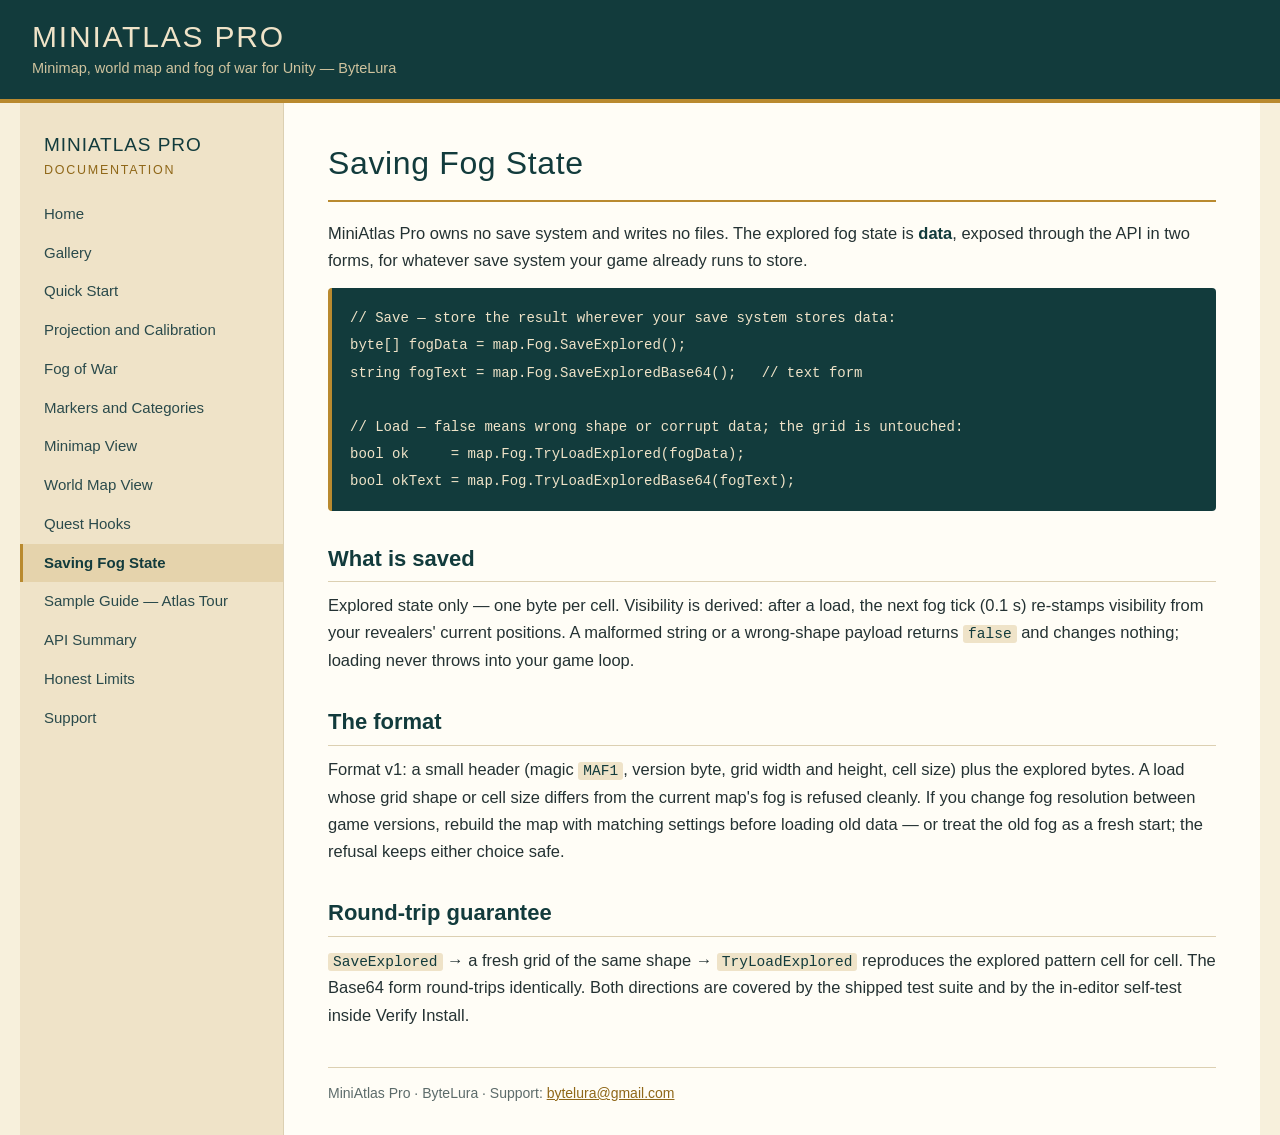
<file: saving-fog-state.html>
<!DOCTYPE html>
<html lang="en">
<head>
<meta charset="utf-8">
<meta name="viewport" content="width=device-width, initial-scale=1">
<title>Saving Fog State — MiniAtlas Pro Documentation · ByteLura</title>
<link rel="stylesheet" href="style.css">
</head>
<body>
<header class="site-header">
  <div class="site-name">MiniAtlas Pro</div>
  <div class="site-tag">Minimap, world map and fog of war for Unity — ByteLura</div>
</header>
<div class="layout">
<aside class="sidebar"><div class="side-title">MiniAtlas Pro</div><div class="side-sub">Documentation</div><nav><ul><li><a href="index.html">Home</a></li><li><a href="gallery.html">Gallery</a></li><li><a href="quick-start.html">Quick Start</a></li><li><a href="projection-and-calibration.html">Projection and Calibration</a></li><li><a href="fog-of-war.html">Fog of War</a></li><li><a href="markers-and-categories.html">Markers and Categories</a></li><li><a href="minimap-view.html">Minimap View</a></li><li><a href="world-map-view.html">World Map View</a></li><li><a href="quest-hooks.html">Quest Hooks</a></li><li><a href="saving-fog-state.html" class="active">Saving Fog State</a></li><li><a href="sample-guide.html">Sample Guide — Atlas Tour</a></li><li><a href="api-summary.html">API Summary</a></li><li><a href="honest-limits.html">Honest Limits</a></li><li><a href="support.html">Support</a></li></ul></nav></aside>
<main class="content">
<h1>Saving Fog State</h1>
<p>MiniAtlas Pro owns no save system and writes no files. The explored fog state is <strong>data</strong>, exposed through the API in two forms, for whatever save system your game already runs to store.</p>
<pre><code class="language-csharp">// Save — store the result wherever your save system stores data:
byte[] fogData = map.Fog.SaveExplored();
string fogText = map.Fog.SaveExploredBase64();   // text form

// Load — false means wrong shape or corrupt data; the grid is untouched:
bool ok     = map.Fog.TryLoadExplored(fogData);
bool okText = map.Fog.TryLoadExploredBase64(fogText);</code></pre>
<h2>What is saved</h2>
<p>Explored state only — one byte per cell. Visibility is derived: after a load, the next fog tick (0.1 s) re-stamps visibility from your revealers&#x27; current positions. A malformed string or a wrong-shape payload returns <code>false</code> and changes nothing; loading never throws into your game loop.</p>
<h2>The format</h2>
<p>Format v1: a small header (magic <code>MAF1</code>, version byte, grid width and height, cell size) plus the explored bytes. A load whose grid shape or cell size differs from the current map&#x27;s fog is refused cleanly. If you change fog resolution between game versions, rebuild the map with matching settings before loading old data — or treat the old fog as a fresh start; the refusal keeps either choice safe.</p>
<h2>Round-trip guarantee</h2>
<p><code>SaveExplored</code> → a fresh grid of the same shape → <code>TryLoadExplored</code> reproduces the explored pattern cell for cell. The Base64 form round-trips identically. Both directions are covered by the shipped test suite and by the in-editor self-test inside Verify Install.</p>
<footer class="site-footer">MiniAtlas Pro · ByteLura · Support: <a href="mailto:bytelura@gmail.com">bytelura@gmail.com</a></footer>
</main>
</div>
</body>
</html>
</file>
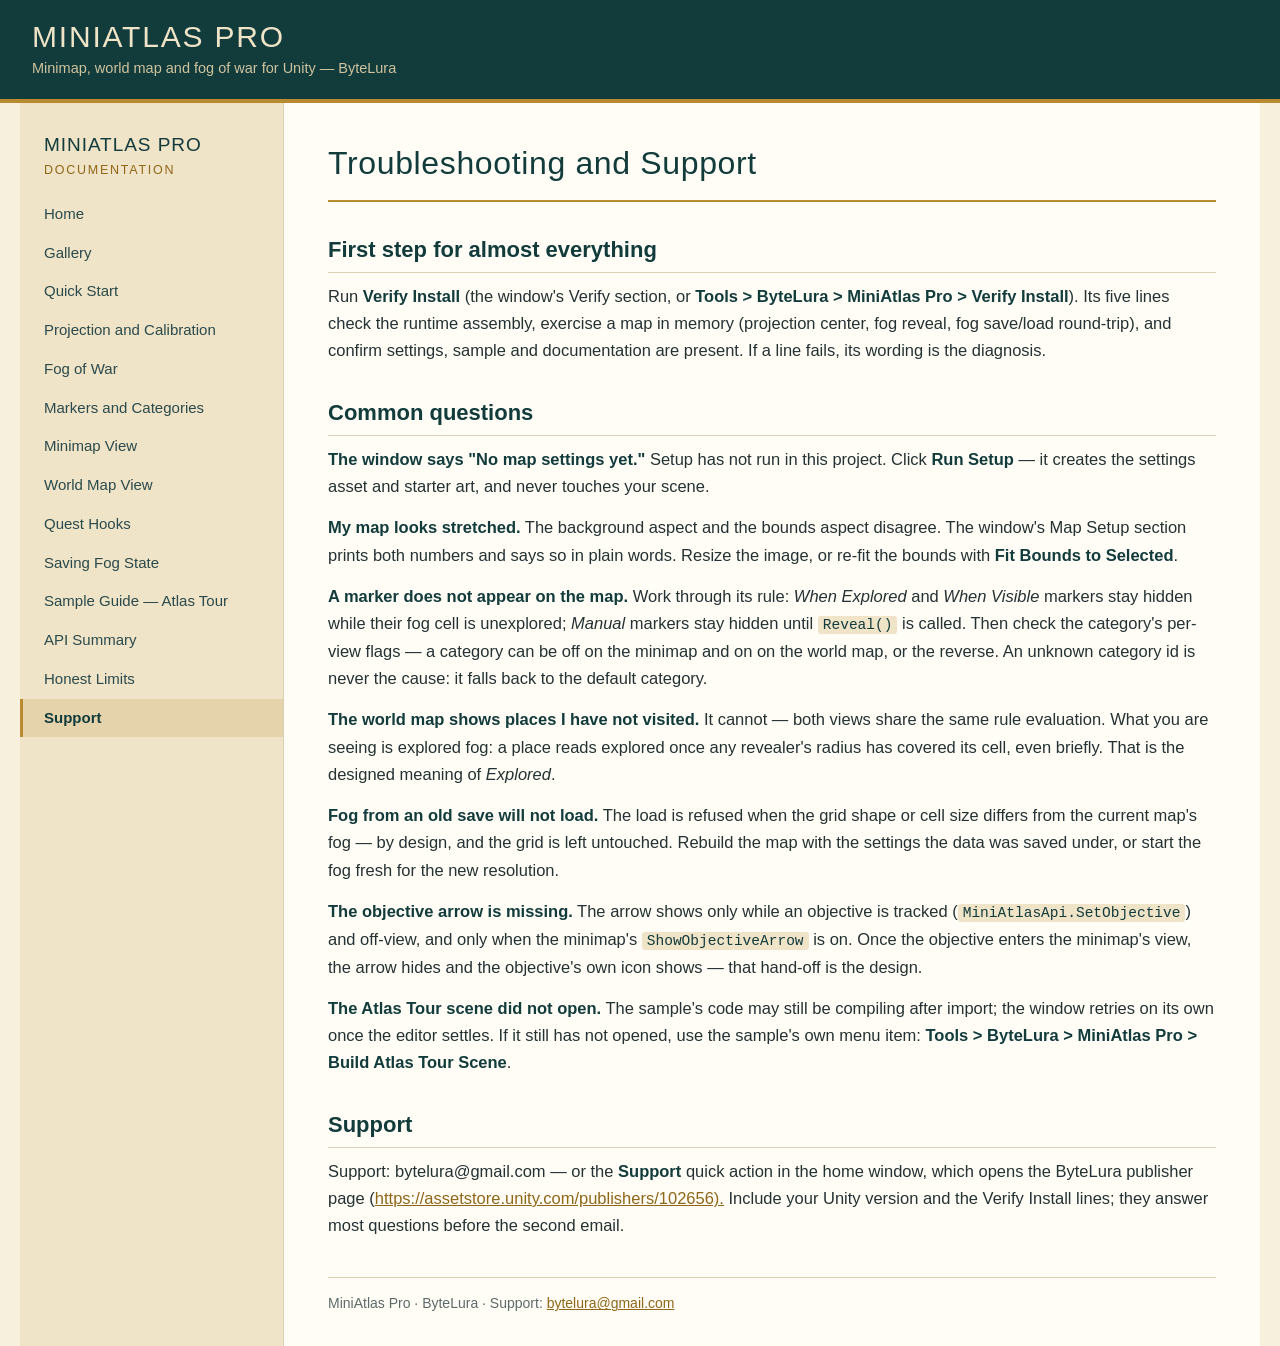
<file: support.html>
<!DOCTYPE html>
<html lang="en">
<head>
<meta charset="utf-8">
<meta name="viewport" content="width=device-width, initial-scale=1">
<title>Troubleshooting and Support — MiniAtlas Pro Documentation · ByteLura</title>
<link rel="stylesheet" href="style.css">
</head>
<body>
<header class="site-header">
  <div class="site-name">MiniAtlas Pro</div>
  <div class="site-tag">Minimap, world map and fog of war for Unity — ByteLura</div>
</header>
<div class="layout">
<aside class="sidebar"><div class="side-title">MiniAtlas Pro</div><div class="side-sub">Documentation</div><nav><ul><li><a href="index.html">Home</a></li><li><a href="gallery.html">Gallery</a></li><li><a href="quick-start.html">Quick Start</a></li><li><a href="projection-and-calibration.html">Projection and Calibration</a></li><li><a href="fog-of-war.html">Fog of War</a></li><li><a href="markers-and-categories.html">Markers and Categories</a></li><li><a href="minimap-view.html">Minimap View</a></li><li><a href="world-map-view.html">World Map View</a></li><li><a href="quest-hooks.html">Quest Hooks</a></li><li><a href="saving-fog-state.html">Saving Fog State</a></li><li><a href="sample-guide.html">Sample Guide — Atlas Tour</a></li><li><a href="api-summary.html">API Summary</a></li><li><a href="honest-limits.html">Honest Limits</a></li><li><a href="support.html" class="active">Support</a></li></ul></nav></aside>
<main class="content">
<h1>Troubleshooting and Support</h1>
<h2>First step for almost everything</h2>
<p>Run <strong>Verify Install</strong> (the window&#x27;s Verify section, or <strong>Tools &gt; ByteLura &gt; MiniAtlas Pro &gt; Verify Install</strong>). Its five lines check the runtime assembly, exercise a map in memory (projection center, fog reveal, fog save/load round-trip), and confirm settings, sample and documentation are present. If a line fails, its wording is the diagnosis.</p>
<h2>Common questions</h2>
<p><strong>The window says &quot;No map settings yet.&quot;</strong> Setup has not run in this project. Click <strong>Run Setup</strong> — it creates the settings asset and starter art, and never touches your scene.</p>
<p><strong>My map looks stretched.</strong> The background aspect and the bounds aspect disagree. The window&#x27;s Map Setup section prints both numbers and says so in plain words. Resize the image, or re-fit the bounds with <strong>Fit Bounds to Selected</strong>.</p>
<p><strong>A marker does not appear on the map.</strong> Work through its rule: <em>When Explored</em> and <em>When Visible</em> markers stay hidden while their fog cell is unexplored; <em>Manual</em> markers stay hidden until <code>Reveal()</code> is called. Then check the category&#x27;s per-view flags — a category can be off on the minimap and on on the world map, or the reverse. An unknown category id is never the cause: it falls back to the default category.</p>
<p><strong>The world map shows places I have not visited.</strong> It cannot — both views share the same rule evaluation. What you are seeing is explored fog: a place reads explored once any revealer&#x27;s radius has covered its cell, even briefly. That is the designed meaning of <em>Explored</em>.</p>
<p><strong>Fog from an old save will not load.</strong> The load is refused when the grid shape or cell size differs from the current map&#x27;s fog — by design, and the grid is left untouched. Rebuild the map with the settings the data was saved under, or start the fog fresh for the new resolution.</p>
<p><strong>The objective arrow is missing.</strong> The arrow shows only while an objective is tracked (<code>MiniAtlasApi.SetObjective</code>) and off-view, and only when the minimap&#x27;s <code>ShowObjectiveArrow</code> is on. Once the objective enters the minimap&#x27;s view, the arrow hides and the objective&#x27;s own icon shows — that hand-off is the design.</p>
<p><strong>The Atlas Tour scene did not open.</strong> The sample&#x27;s code may still be compiling after import; the window retries on its own once the editor settles. If it still has not opened, use the sample&#x27;s own menu item: <strong>Tools &gt; ByteLura &gt; MiniAtlas Pro &gt; Build Atlas Tour Scene</strong>.</p>
<h2>Support</h2>
<p>Support: bytelura@gmail.com — or the <strong>Support</strong> quick action in the home window, which opens the ByteLura publisher page (<a href="https://assetstore.unity.com/publishers/102656).">https://assetstore.unity.com/publishers/102656).</a> Include your Unity version and the Verify Install lines; they answer most questions before the second email.</p>
<footer class="site-footer">MiniAtlas Pro · ByteLura · Support: <a href="mailto:bytelura@gmail.com">bytelura@gmail.com</a></footer>
</main>
</div>
</body>
</html>
</file>
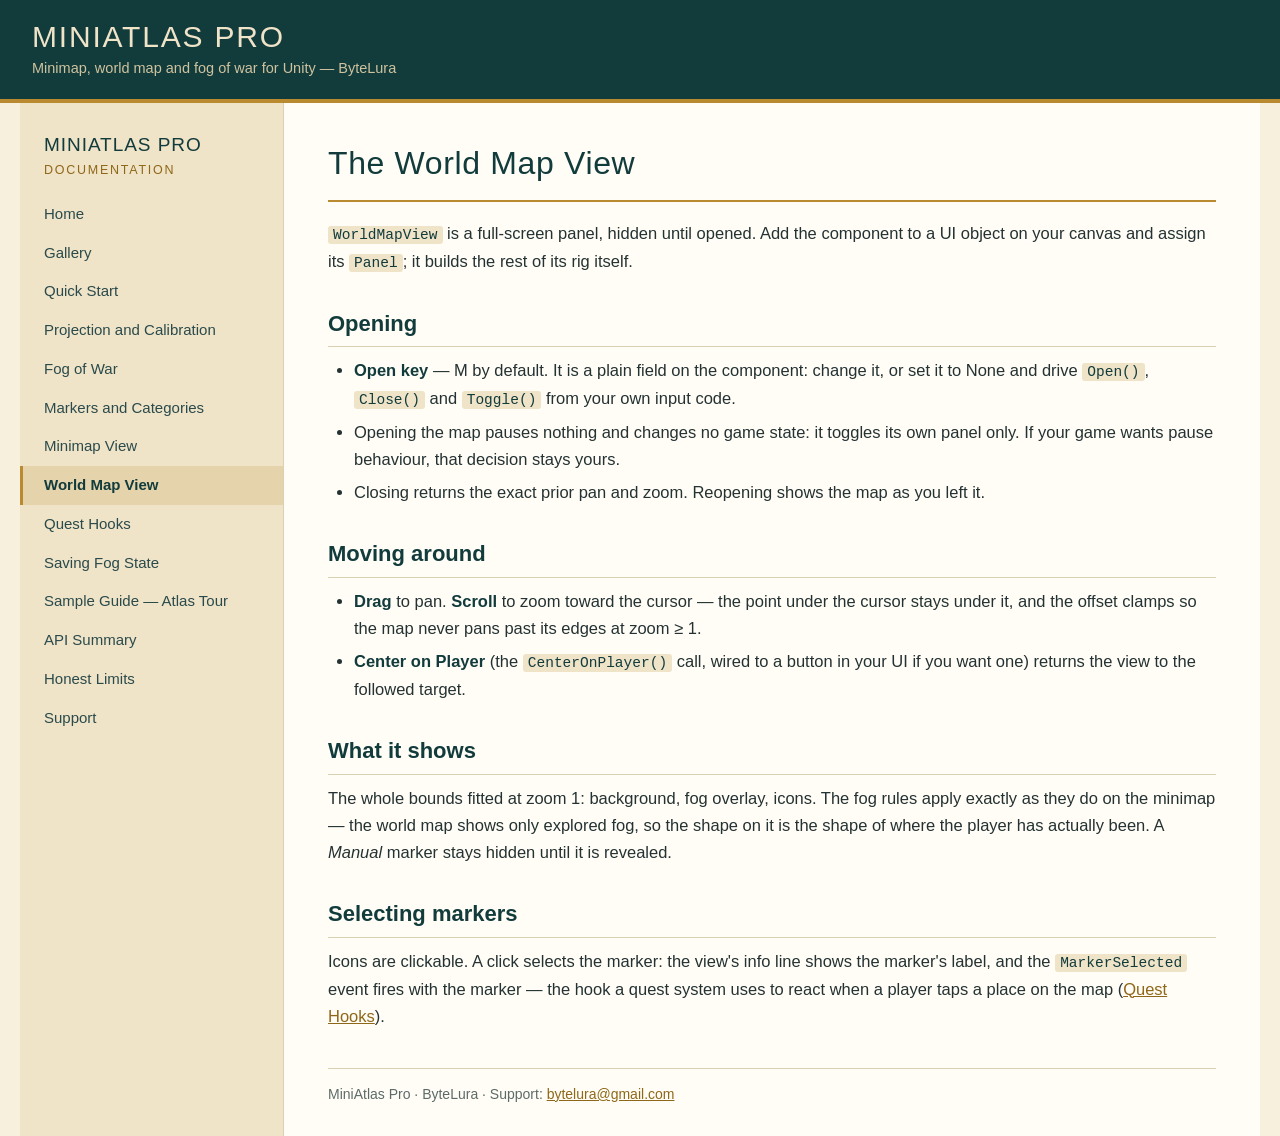
<file: world-map-view.html>
<!DOCTYPE html>
<html lang="en">
<head>
<meta charset="utf-8">
<meta name="viewport" content="width=device-width, initial-scale=1">
<title>The World Map View — MiniAtlas Pro Documentation · ByteLura</title>
<link rel="stylesheet" href="style.css">
</head>
<body>
<header class="site-header">
  <div class="site-name">MiniAtlas Pro</div>
  <div class="site-tag">Minimap, world map and fog of war for Unity — ByteLura</div>
</header>
<div class="layout">
<aside class="sidebar"><div class="side-title">MiniAtlas Pro</div><div class="side-sub">Documentation</div><nav><ul><li><a href="index.html">Home</a></li><li><a href="gallery.html">Gallery</a></li><li><a href="quick-start.html">Quick Start</a></li><li><a href="projection-and-calibration.html">Projection and Calibration</a></li><li><a href="fog-of-war.html">Fog of War</a></li><li><a href="markers-and-categories.html">Markers and Categories</a></li><li><a href="minimap-view.html">Minimap View</a></li><li><a href="world-map-view.html" class="active">World Map View</a></li><li><a href="quest-hooks.html">Quest Hooks</a></li><li><a href="saving-fog-state.html">Saving Fog State</a></li><li><a href="sample-guide.html">Sample Guide — Atlas Tour</a></li><li><a href="api-summary.html">API Summary</a></li><li><a href="honest-limits.html">Honest Limits</a></li><li><a href="support.html">Support</a></li></ul></nav></aside>
<main class="content">
<h1>The World Map View</h1>
<p><code>WorldMapView</code> is a full-screen panel, hidden until opened. Add the component to a UI object on your canvas and assign its <code>Panel</code>; it builds the rest of its rig itself.</p>
<h2>Opening</h2>
<ul><li><strong>Open key</strong> — M by default. It is a plain field on the component: change it, or set it to None and drive <code>Open()</code>, <code>Close()</code> and <code>Toggle()</code> from your own input code.</li><li>Opening the map pauses nothing and changes no game state: it toggles its own panel only. If your game wants pause behaviour, that decision stays yours.</li><li>Closing returns the exact prior pan and zoom. Reopening shows the map as you left it.</li></ul>
<h2>Moving around</h2>
<ul><li><strong>Drag</strong> to pan. <strong>Scroll</strong> to zoom toward the cursor — the point under the cursor stays under it, and the offset clamps so the map never pans past its edges at zoom ≥ 1.</li><li><strong>Center on Player</strong> (the <code>CenterOnPlayer()</code> call, wired to a button in your UI if you want one) returns the view to the followed target.</li></ul>
<h2>What it shows</h2>
<p>The whole bounds fitted at zoom 1: background, fog overlay, icons. The fog rules apply exactly as they do on the minimap — the world map shows only explored fog, so the shape on it is the shape of where the player has actually been. A <em>Manual</em> marker stays hidden until it is revealed.</p>
<h2>Selecting markers</h2>
<p>Icons are clickable. A click selects the marker: the view&#x27;s info line shows the marker&#x27;s label, and the <code>MarkerSelected</code> event fires with the marker — the hook a quest system uses to react when a player taps a place on the map (<a href="quest-hooks.html">Quest Hooks</a>).</p>
<footer class="site-footer">MiniAtlas Pro · ByteLura · Support: <a href="mailto:bytelura@gmail.com">bytelura@gmail.com</a></footer>
</main>
</div>
</body>
</html>
</file>
<file: style.css>
/* MiniAtlas Pro — documentation site
   Identity: parchment #EFE3C8 · deep ink-teal #123B3C · brass #B98A2F */

:root {
  --parchment: #EFE3C8;
  --parchment-soft: #F7F0DC;
  --ink: #123B3C;
  --ink-soft: #2A4A4B;
  --brass: #B98A2F;
  --brass-dark: #8F6718;
  --paper: #FFFDF6;
  --text: #243233;
  --muted: #5C6B6A;
  --rule: #DCD0B2;
}

* { box-sizing: border-box; }

html { -webkit-text-size-adjust: 100%; }

body {
  margin: 0;
  background: var(--parchment-soft);
  color: var(--text);
  font-family: "Segoe UI", "Helvetica Neue", Arial, sans-serif;
  font-size: 16.5px;
  line-height: 1.65;
}

/* ---------- header ---------- */

.site-header {
  background: var(--ink);
  color: var(--parchment);
  padding: 20px 32px 18px;
  border-bottom: 4px solid var(--brass);
}

.site-name {
  font-family: Anton, "Arial Narrow", "Segoe UI", sans-serif;
  font-size: 30px;
  letter-spacing: 0.06em;
  text-transform: uppercase;
  line-height: 1.1;
}

.site-tag { font-size: 14.5px; color: #CFC39E; margin-top: 4px; }

/* ---------- layout ---------- */

.layout {
  display: flex;
  align-items: stretch;
  max-width: 1240px;
  margin: 0 auto;
}

/* ---------- sidebar ---------- */

.sidebar {
  flex: 0 0 264px;
  background: var(--parchment);
  border-right: 1px solid var(--rule);
  padding: 26px 0 40px;
}

.side-title {
  font-family: Anton, "Arial Narrow", "Segoe UI", sans-serif;
  font-size: 19px;
  letter-spacing: 0.05em;
  text-transform: uppercase;
  color: var(--ink);
  padding: 0 24px;
}

.side-sub {
  font-size: 12.5px;
  letter-spacing: 0.14em;
  text-transform: uppercase;
  color: var(--brass-dark);
  padding: 0 24px 14px;
}

.sidebar nav ul { list-style: none; margin: 0; padding: 0; }

.sidebar nav a {
  display: block;
  padding: 7px 24px 7px 21px;
  color: var(--ink-soft);
  text-decoration: none;
  font-size: 15px;
  border-left: 3px solid transparent;
}

.sidebar nav a:hover { background: rgba(185, 138, 47, 0.14); color: var(--ink); }

.sidebar nav a.active {
  border-left-color: var(--brass);
  background: rgba(185, 138, 47, 0.18);
  color: var(--ink);
  font-weight: 600;
}

/* ---------- content ---------- */

.content {
  flex: 1 1 auto;
  min-width: 0;
  background: var(--paper);
  padding: 34px 44px 30px;
}

.content h1 {
  font-family: Anton, "Arial Narrow", "Segoe UI", sans-serif;
  font-weight: 400;
  font-size: 32px;
  letter-spacing: 0.02em;
  color: var(--ink);
  margin: 0 0 18px;
  padding-bottom: 10px;
  border-bottom: 2px solid var(--brass);
}

.content h2 {
  font-size: 22px;
  color: var(--ink);
  margin: 30px 0 10px;
  padding-bottom: 4px;
  border-bottom: 1px solid var(--rule);
}

.content h3 { font-size: 18px; color: var(--ink); margin: 22px 0 8px; }

.content p { margin: 0 0 14px; }

.content a { color: var(--brass-dark); }

.content ul, .content ol { margin: 0 0 14px; padding-left: 26px; }
.content li { margin-bottom: 6px; }
.content li > ul, .content li > ol { margin-top: 6px; margin-bottom: 2px; }

.content strong { color: var(--ink); }

/* ---------- code ---------- */

.content code {
  font-family: Consolas, "Cascadia Mono", "Courier New", monospace;
  font-size: 0.88em;
  background: var(--parchment);
  color: var(--ink);
  padding: 1px 5px;
  border-radius: 3px;
}

.content pre {
  background: var(--ink);
  border-left: 4px solid var(--brass);
  border-radius: 4px;
  padding: 16px 18px;
  overflow-x: auto;
  margin: 0 0 16px;
}

.content pre code {
  background: transparent;
  color: var(--parchment);
  padding: 0;
  font-size: 14px;
  line-height: 1.55;
  white-space: pre;
}

/* ---------- tables ---------- */

.content table {
  border-collapse: collapse;
  width: 100%;
  margin: 0 0 18px;
  font-size: 15.5px;
}

.content th {
  background: var(--ink);
  color: var(--parchment);
  text-align: left;
  font-weight: 600;
  padding: 8px 12px;
}

.content td {
  padding: 8px 12px;
  border-bottom: 1px solid var(--rule);
  vertical-align: top;
}

.content tbody tr:nth-child(even) td { background: var(--parchment-soft); }

/* ---------- footer ---------- */

.site-footer {
  margin-top: 38px;
  padding-top: 14px;
  border-top: 1px solid var(--rule);
  font-size: 14px;
  color: var(--muted);
}

.site-footer a { color: var(--brass-dark); }

/* ---------- documentation images ---------- */

.doc-hero, .doc-shot { margin: 0 0 20px; }

.doc-hero img, .doc-shot img {
  display: block;
  max-width: 100%;
  height: auto;
  border: 1px solid var(--rule);
  border-radius: 6px;
}

.doc-hero figcaption, .doc-shot figcaption {
  font-size: 14px;
  color: var(--muted);
  margin-top: 8px;
}

/* ---------- narrow screens ---------- */

@media (max-width: 860px) {
  .layout { flex-direction: column; }
  .sidebar {
    flex: none;
    border-right: none;
    border-bottom: 1px solid var(--rule);
    padding: 18px 0 14px;
  }
  .sidebar nav ul { display: flex; flex-wrap: wrap; padding: 0 12px; }
  .sidebar nav a {
    padding: 5px 10px;
    border-left: none;
    border-bottom: 2px solid transparent;
    font-size: 14px;
  }
  .sidebar nav a.active { border-bottom-color: var(--brass); background: transparent; }
  .content { padding: 24px 20px 22px; }
  .site-header { padding: 16px 20px 14px; }
  .site-name { font-size: 25px; }
  .content h1 { font-size: 26px; }
  .content table { font-size: 14px; }
}

/* ---------- mobile nav compaction (2026-11-08) ----------
   On phones the sidebar stacks on top as a compact header:
   brand, then every nav link as a wrapped chip — no full-height
   menu wall before the content. */
@media (max-width: 860px) {
  .layout { flex-direction: column; }
  .sidebar {
    position: static; width: 100%; max-width: none; flex: none;
    height: auto; max-height: none; overflow: visible;
    padding: 16px 0 8px;
  }
  .brand { padding: 0 18px 10px; }
  .sidebar nav { padding: 6px 12px 2px; }
  .sidebar ul, .sidebar nav ul, .sidebar .nav {
    display: flex; flex-wrap: wrap; gap: 5px; align-items: center;
    columns: auto; list-style: none;
  }
  .sidebar li { margin: 0; }
  .sidebar .nav-section, .sidebar li.nav-section {
    flex: 0 0 100%; padding: 8px 2px 2px; margin: 0;
  }
  .sidebar a, .sidebar nav a, .sidebar .nav a {
    display: inline-block; padding: 5px 11px;
    border-left: none; border-radius: 999px;
    background: rgba(127, 127, 127, .18);
    font-size: 13.5px; line-height: 1.35;
  }
  .side-foot, .side-support { padding: 8px 18px 2px; font-size: 12.5px; }
  .main { margin-left: 0; }
  .content { padding: 22px 18px 30px; }
  img { max-width: 100%; height: auto; }
}
</file>
